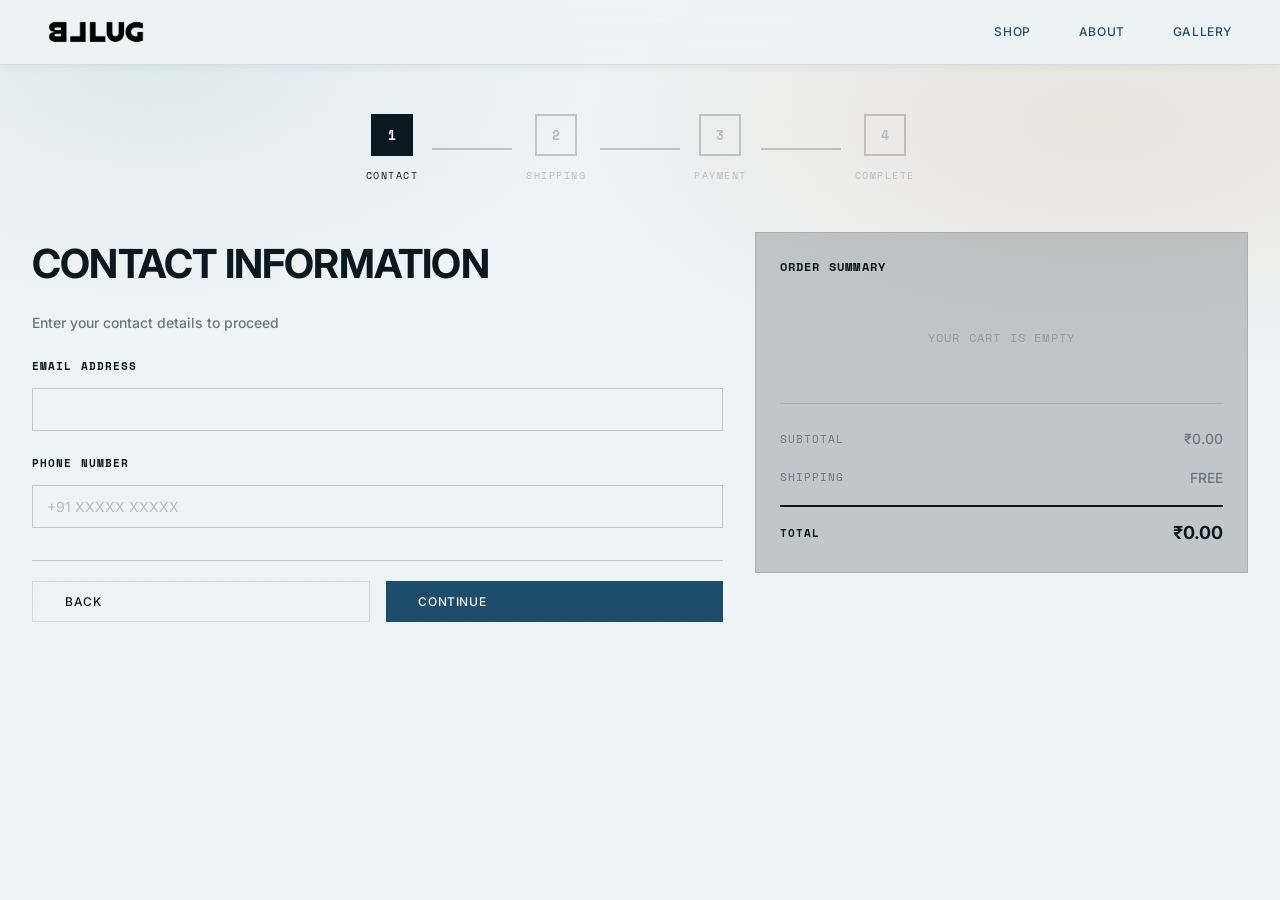
<file: checkout.html>
<!DOCTYPE html>
<html lang="en">
<head>
  <meta charset="UTF-8">
  <meta name="viewport" content="width=device-width, initial-scale=1.0">
  <title>Checkout - BLLUG</title>
  <link rel="preconnect" href="https://fonts.googleapis.com">
  <link rel="preconnect" href="https://fonts.gstatic.com" crossorigin>
  <link href="https://fonts.googleapis.com/css2?family=Playfair+Display:ital,wght@0,400;0,700;1,400&family=Inter:wght@300;400;500;600;700&family=Space+Mono:wght@400;700&display=swap" rel="stylesheet">
  <link rel="stylesheet" href="styles.css">
  <link rel="stylesheet" href="checkout-style.css">
</head>
<body>
  <!-- Navigation -->
  <nav class="navigation visible">
    <div class="nav-wrapper">
      <div class="nav-content">
        <a href="index.html" class="nav-logo">
          <img src="public/assets/bllug-logo.png" alt="BLLUG" class="logo-img" />
        </a>
        <div class="nav-desktop">
          <a href="index.html#collection" class="nav-link">SHOP</a>
          <a href="index.html#about" class="nav-link">ABOUT</a>
          <a href="index.html#gallery" class="nav-link">GALLERY</a>
        </div>
      </div>
    </div>
  </nav>

  <main class="checkout-main">
    <div class="checkout-container">
      <!-- Progress Steps -->
      <div class="progress-bar">
        <div class="progress-step active" data-step="1">
          <div class="step-circle">1</div>
          <span class="step-label">CONTACT</span>
        </div>
        <div class="progress-line"></div>
        <div class="progress-step" data-step="2">
          <div class="step-circle">2</div>
          <span class="step-label">SHIPPING</span>
        </div>
        <div class="progress-line"></div>
        <div class="progress-step" data-step="3">
          <div class="step-circle">3</div>
          <span class="step-label">PAYMENT</span>
        </div>
        <div class="progress-line"></div>
        <div class="progress-step" data-step="4">
          <div class="step-circle">4</div>
          <span class="step-label">COMPLETE</span>
        </div>
      </div>

      <div class="checkout-content">
        <!-- Left Side - Form -->
        <div class="checkout-form-section">
          <form id="checkoutForm">
            <!-- Step 1: Contact -->
            <div class="form-step active" id="step-1">
              <h1 class="checkout-title">CONTACT INFORMATION</h1>
              <p class="checkout-subtitle">Enter your contact details to proceed</p>

              <div class="form-group">
                <label class="form-label">EMAIL ADDRESS</label>
                <input type="email" id="email" class="form-input" required>
              </div>

              <div class="form-group">
                <label class="form-label">PHONE NUMBER</label>
                <input type="tel" id="phone" class="form-input" placeholder="+91 XXXXX XXXXX" required>
              </div>
            </div>

            <!-- Step 2: Shipping -->
            <div class="form-step" id="step-2">
              <h1 class="checkout-title">SHIPPING ADDRESS</h1>
              <p class="checkout-subtitle">Where should we deliver your order?</p>

              <div class="form-row">
                <div class="form-group">
                  <label class="form-label">FIRST NAME</label>
                  <input type="text" id="firstName" class="form-input" required>
                </div>
                <div class="form-group">
                  <label class="form-label">LAST NAME</label>
                  <input type="text" id="lastName" class="form-input" required>
                </div>
              </div>

              <div class="form-group">
                <label class="form-label">STREET ADDRESS</label>
                <input type="text" id="address" class="form-input" required>
              </div>

              <div class="form-row">
                <div class="form-group">
                  <label class="form-label">CITY</label>
                  <input type="text" id="city" class="form-input" required>
                </div>
                <div class="form-group">
                  <label class="form-label">STATE</label>
                  <input type="text" id="state" class="form-input" required>
                </div>
              </div>

              <div class="form-row">
                <div class="form-group">
                  <label class="form-label">POSTAL CODE</label>
                  <input type="text" id="postalCode" class="form-input" required>
                </div>
                <div class="form-group">
                  <label class="form-label">COUNTRY</label>
                  <input type="text" id="country" class="form-input" value="India" required>
                </div>
              </div>
            </div>

            <!-- Step 3: Payment -->
            <div class="form-step" id="step-3">
              <h1 class="checkout-title">PAYMENT METHOD</h1>
              <p class="checkout-subtitle">Review your order and complete payment</p>

              <div class="payment-notice">
                <p>A secure payment link will be sent to your email address.</p>
                <p>Complete your purchase by following the instructions in the email.</p>
              </div>
            </div>

            <!-- Step 4: Complete -->
            <div class="form-step" id="step-4">
              <div class="success-container">
                <div class="success-icon">
                  <svg width="64" height="64" viewBox="0 0 24 24" fill="none" stroke="currentColor" stroke-width="2">
                    <path d="M22 11.08V12a10 10 0 1 1-5.93-9.14"></path>
                    <polyline points="22 4 12 14.01 9 11.01"></polyline>
                  </svg>
                </div>
                <h1 class="checkout-title">ORDER CONFIRMED</h1>
                <p class="success-message">Thank you for your purchase. A payment link has been sent to <strong id="confirmEmail"></strong></p>
                <p class="success-submessage">Please check your email and complete the payment to process your order.</p>
                <button type="button" class="btn btn-primary" onclick="window.location.href='index.html'">RETURN TO SHOP</button>
              </div>
            </div>

            <!-- Navigation Buttons -->
            <div class="form-navigation" id="formNav">
              <button type="button" class="btn btn-secondary" id="prevBtn" onclick="previousStep()">BACK</button>
              <button type="button" class="btn btn-primary" id="nextBtn" onclick="nextStep()">CONTINUE</button>
            </div>
          </form>
        </div>

        <!-- Right Side - Order Summary -->
        <div class="checkout-summary-section">
          <div class="order-summary">
            <h2 class="summary-title">ORDER SUMMARY</h2>
            
            <div class="summary-items" id="summaryItems">
              <!-- Items will be inserted here -->
            </div>

            <div class="summary-divider"></div>

            <div class="summary-totals">
              <div class="summary-row">
                <span>SUBTOTAL</span>
                <span id="summarySubtotal">₹0.00</span>
              </div>
              <div class="summary-row">
                <span>SHIPPING</span>
                <span>FREE</span>
              </div>
              <div class="summary-row summary-total">
                <span>TOTAL</span>
                <span id="summaryTotal">₹0.00</span>
              </div>
            </div>
          </div>
        </div>
      </div>
    </div>
  </main>

  <script src="checkout-script.js"></script>
</body>
</html>
</file>
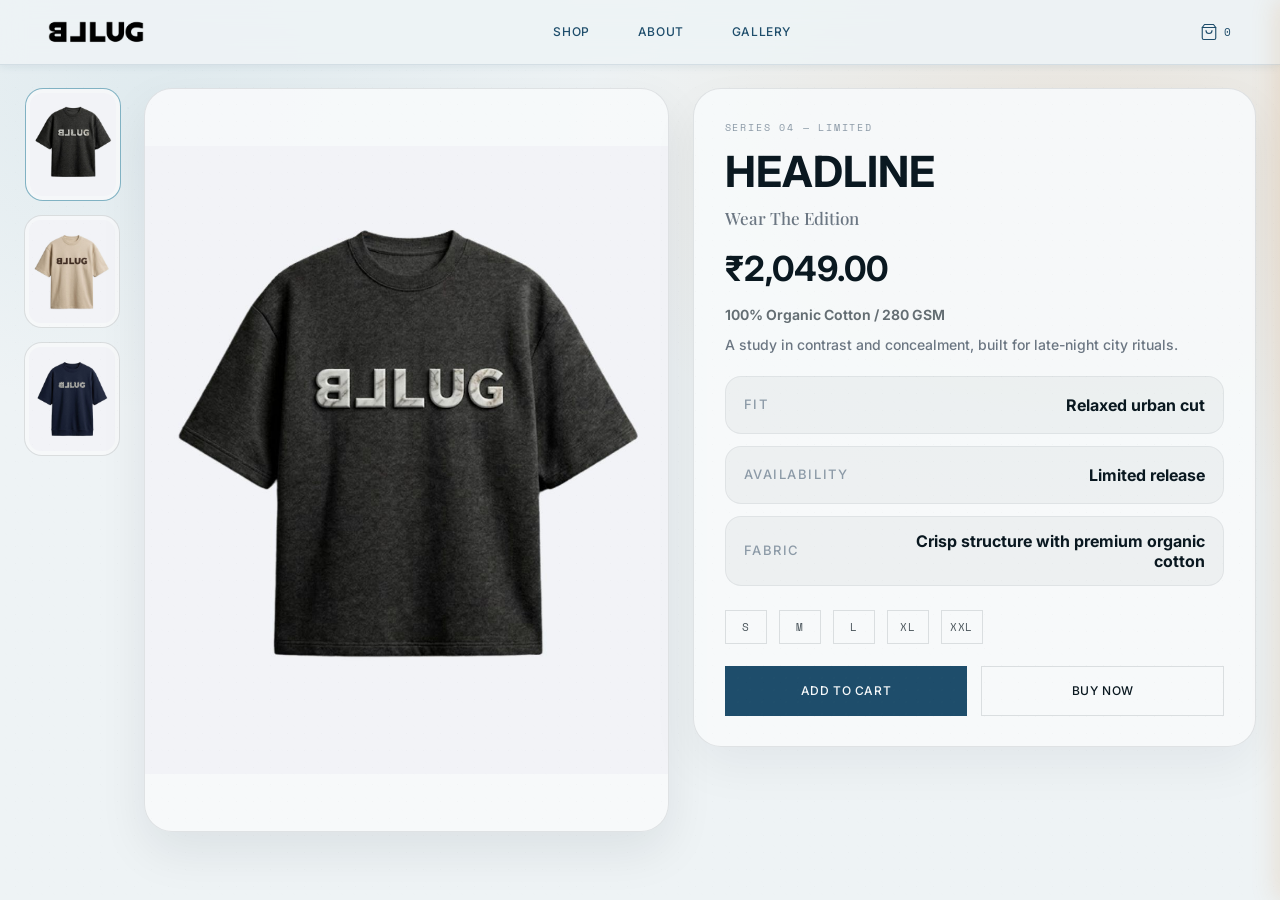
<file: product.html>
<!DOCTYPE html>
<html lang="en">
<head>
  <meta charset="UTF-8" />
  <meta name="viewport" content="width=device-width, initial-scale=1.0" />
  <title>Product View | BLLUG</title>
  <link rel="preconnect" href="https://fonts.googleapis.com">
  <link rel="preconnect" href="https://fonts.gstatic.com" crossorigin>
  <link href="https://fonts.googleapis.com/css2?family=Playfair+Display:ital,wght@0,400;0,700;1,400&family=Inter:wght@300;400;500;600;700&family=Space+Mono:wght@400;700&display=swap" rel="stylesheet">
  <link rel="stylesheet" href="styles.css">
</head>
<body class="product-page">
  <nav id="navigation" class="navigation visible">
    <div class="nav-wrapper">
      <div class="nav-content">
        <a href="index.html#about" class="nav-logo">
          <img src="public/assets/bllug-logo.png" alt="BLLUG" class="logo-img" />
        </a>
        <div class="nav-desktop">
          <a href="index.html#launch" class="nav-link">SHOP</a>
          <a href="index.html#about" class="nav-link">ABOUT</a>
          <a href="index.html#gallery" class="nav-link">GALLERY</a>
        </div>
        <div class="nav-right">
          <button class="nav-cart" type="button" aria-label="Cart">
            <svg class="cart-icon" width="18" height="18" viewBox="0 0 24 24" fill="none" stroke="currentColor" stroke-width="1.5" stroke-linecap="round" stroke-linejoin="round">
              <path d="M6 2L3 6v14a2 2 0 0 0 2 2h14a2 2 0 0 0 2-2V6l-3-4z"></path>
              <line x1="3" y1="6" x2="21" y2="6"></line>
              <path d="M16 10a4 4 0 0 1-8 0"></path>
            </svg>
            <span class="cart-count">0</span>
          </button>
          <button id="menu-toggle" class="menu-toggle" type="button" aria-label="Toggle menu" aria-expanded="false">
            <span class="hamburger-line line1"></span>
            <span class="hamburger-line line2"></span>
          </button>
        </div>
      </div>
    </div>
    <div id="mobile-menu" class="mobile-menu">
      <div class="mobile-menu-content">
        <a href="index.html#launch" class="mobile-nav-link">SHOP</a>
        <a href="index.html#about" class="mobile-nav-link">ABOUT</a>
        <a href="index.html#gallery" class="mobile-nav-link">GALLERY</a>
      </div>
    </div>
  </nav>

  <main class="product-view-main">
    <div class="product-view-grid">
      <aside class="product-thumbs" aria-label="Product thumbnails" id="productThumbList"></aside>

      <section class="product-gallery">
        <div class="product-gallery-card">
          <img id="productHeroImage" src="" alt="Product preview" class="product-gallery-image" />
        </div>
      </section>

      <aside class="product-info">
        <div class="product-info-card">
          <p class="product-meta-label" id="productSeriesLabel"></p>
          <h1 class="product-name" id="productName"></h1>
          <p class="product-subtitle" id="productSubtitle"></p>
          <p class="product-price" id="productPrice"></p>
          <p class="product-material" id="productMaterial"></p>
          <p class="product-description" id="productNote"></p>

          <div class="product-meta-list">
            <div class="product-meta-item">
              <span>Fit</span>
              <strong>Relaxed urban cut</strong>
            </div>
            <div class="product-meta-item">
              <span>Availability</span>
              <strong>Limited release</strong>
            </div>
            <div class="product-meta-item">
              <span>Fabric</span>
              <strong id="productFabric"></strong>
            </div>
          </div>

          <div class="product-sizes launch-sizes" aria-label="Available sizes">
            <button type="button" class="size-option" data-size="S" aria-pressed="false">S</button>
            <button type="button" class="size-option" data-size="M" aria-pressed="false">M</button>
            <button type="button" class="size-option" data-size="L" aria-pressed="false">L</button>
            <button type="button" class="size-option" data-size="XL" aria-pressed="false">XL</button>
            <button type="button" class="size-option" data-size="XXL" aria-pressed="false">XXL</button>
          </div>

          <div class="product-actions-panel">
            <button type="button" class="btn btn-primary btn-large" id="productAddToCart">ADD TO CART</button>
            <button type="button" class="btn btn-secondary btn-large" id="productBuyNow">BUY NOW</button>
          </div>
        </div>
      </aside>
    </div>
  </main>

  <div id="cart-sidebar" class="cart-sidebar">
    <div class="cart-overlay"></div>
    <div class="cart-panel">
      <div class="cart-header">
        <h2 class="cart-title">YOUR CART</h2>
        <button class="cart-close" id="cart-close" type="button" aria-label="Close cart">
          <svg width="20" height="20" viewBox="0 0 24 24" fill="none" stroke="currentColor" stroke-width="2">
            <line x1="18" y1="6" x2="6" y2="18"></line>
            <line x1="6" y1="6" x2="18" y2="18"></line>
          </svg>
        </button>
      </div>

      <div class="cart-empty" id="cart-empty">
        <p class="cart-empty-text">YOUR CART IS EMPTY</p>
        <p class="cart-empty-subtext">Add items to get started</p>
      </div>

      <div class="cart-items" id="cart-items"></div>

      <div class="cart-footer" id="cart-footer">
        <div class="cart-subtotal">
          <span class="cart-subtotal-label">SUBTOTAL</span>
          <span class="cart-subtotal-amount" id="cart-subtotal">₹0</span>
        </div>
        <button class="cart-checkout-btn" id="cartCheckout" type="button">PROCEED TO CHECKOUT</button>
        <p class="cart-footer-note">Shipping and taxes calculated at checkout</p>
      </div>
    </div>
  </div>

  <script src="product-page.js"></script>
</body>
</html>
</file>
<file: styles.css>
:root {
  /* Headline Series identity palette */
  --mist: #EEF3F5; /* Morning Mist */
  --mist-rgb: 238,243,245;
  --steel: #1E4D6B; /* Deep Steel */
  --steel-rgb: 30,77,107;
  --lake: #7BAEC0; /* Lake Blue */
  --lake-rgb: 123,174,192;
  --beak: #C87828; /* Amber Beak */
  --beak-rgb: 200,120,40;
  --water: #0A1820; /* Deep Water */
  --water-rgb: 10,24,32;
  --cloud: #F7F9FA; /* bright surface */
  --cloud-rgb: 247,249,250;
  --grey-600: #6B7682;
  --grey-500: #8C9AA7;
  --grey-400: #B2BDC8;
  --gray-600: var(--grey-600);
  --gray-500: var(--grey-500);
  --gray-400: var(--grey-400);

  --charcoal: var(--water);
  --charcoal-rgb: var(--water-rgb);
  --beige: var(--lake);
  --beige-rgb: var(--lake-rgb);
  --brown: var(--beak);
  --brown-rgb: var(--beak-rgb);
  --off-white: var(--cloud);
  --off-white-rgb: var(--cloud-rgb);

  --bg: var(--mist);
  --fg: var(--water);
  --card-bg: rgba(var(--cloud-rgb), 0.88);
  --card-fg: var(--water);
  --primary: var(--steel);
  --primary-hover: rgba(var(--steel-rgb), 0.92);
  --primary-fg: var(--cloud);
  --secondary: var(--lake);
  --secondary-fg: var(--water);
  --muted: rgba(var(--water-rgb), 0.08);
  --muted-fg: rgba(var(--water-rgb), 0.72);
  --accent: rgba(var(--beak-rgb), 0.12);
  --accent-fg: var(--water);
  --border: rgba(var(--water-rgb), 0.12);
  --subtlegray: rgba(var(--water-rgb), 0.20);

  --palette-ink: var(--water);
  --palette-obsidian: var(--steel);
  --palette-taupe: #AAC3CF;
  --palette-mist: #E8EEF2;
  --palette-silver: #CEDBE3;
  --palette-ivory: var(--cloud);

  --hummingbird-bg: #F5F0E5;
  --hummingbird-primary: #005C4E;
  --hummingbird-secondary: #C8920A;
  --hummingbird-highlight: #E84030;
  --hummingbird-text: #1A1208;

  --tiger-bg: #FAF6EE;
  --tiger-primary: #D44A10;
  --tiger-secondary: #D4960C;
  --tiger-accent: #1A3A2A;
  --tiger-text: #100C06;

  --spider-bg: #F0EBE0;
  --spider-primary: #3D2E14;
  --spider-secondary: #8B6A3A;
  --spider-accent: #D4A820;
  --spider-text: #2C1A08;

  /* textures and grain tuned for airy, light surfaces */
  --grain-texture:
    radial-gradient(circle at 10% 12%, rgba(var(--steel-rgb),0.04) 0 0.6px, transparent 0.9px),
    radial-gradient(circle at 72% 30%, rgba(var(--lake-rgb),0.06) 0 0.8px, transparent 1px);

  --premium-bg:
    radial-gradient(ellipse at 12% 10%, rgba(var(--lake-rgb),0.12), transparent 28%),
    radial-gradient(ellipse at 86% 18%, rgba(var(--beak-rgb),0.12), transparent 34%),
    var(--grain-texture),
    linear-gradient(160deg, rgba(var(--mist-rgb),1) 0%, rgba(var(--mist-rgb),1) 100%);

  --font-sans: 'Inter', sans-serif;
  --font-serif: 'Playfair Display', serif;
  --font-mono: 'Space Mono', monospace;
  --spacing-xs: 6px;
  --spacing-sm: 8px;
  --spacing-md: 12px;
  --spacing-lg: 16px;
  --spacing-xl: 24px;
  --spacing-2xl: 32px;
  --spacing-3xl: 40px;
  --radius: 8px;
  --transition-fast: 0.28s ease;
  --transition-normal: 0.45s ease;
  --transition-slow: 0.8s ease;
}

* {
  margin: 0;
  padding: 0;
  box-sizing: border-box;
}

html {
  scroll-behavior: smooth;
  overflow-y: auto;
}

body {
  background-color: var(--bg);
  background-image: var(--premium-bg);
  background-attachment: fixed;
  background-repeat: no-repeat;
  color: var(--fg);
  font-family: var(--font-sans);
  font-weight: 500;
  -webkit-font-smoothing: antialiased;
  -moz-osx-font-smoothing: grayscale;
  overflow-x: hidden;
  overflow-y: auto;
  line-height: 1.6;
}

body::before {
  content: '';
  position: fixed;
  inset: 0;
  z-index: 0;
  pointer-events: none;
  background-image:
    radial-gradient(circle, rgba(var(--cloud-rgb), 0.03) 0 0.65px, transparent 0.85px),
    radial-gradient(circle, rgba(var(--water-rgb), 0.03) 0 0.75px, transparent 1px);
  background-position: 0 0, 7px 11px;
  background-size: 12px 12px, 17px 17px;
  opacity: 0.55;
}

#root {
  position: relative;
  z-index: 1;
}

img {
  display: block;
  max-width: 100%;
  height: auto;
}

a {
  text-decoration: none;
  color: inherit;
}

button {
  border: none;
  background: none;
  cursor: pointer;
  font-family: inherit;
}

h1, h2, h3, h4, h5, h6 {
  font-family: var(--font-sans);
  font-weight: 700;
}

.font-serif {
  font-family: var(--font-serif);
}

.font-mono {
  font-family: var(--font-mono);
}

.tunnel-container {
  position: fixed;
  top: 0;
  left: 0;
  width: 100%;
  height: 100%;
  z-index: 100;
  overflow: hidden;
  background: var(--charcoal);
  transition: opacity 0.75s ease-out, visibility 0.75s ease-out;
}

.tunnel-background {
  position: absolute;
  inset: 0;
  z-index: 2;
  width: 100%;
  height: 100%;
  max-width: none;
  object-fit: cover;
  object-position: center center;
}

.tunnel-container canvas {
  position: absolute;
  inset: 0;
  z-index: 1;
  width: 100%;
  height: 100%;
  display: block;
}

.tunnel-text {
  position: absolute;
  top: 50%;
  left: 50%;
  transform: translate(-50%, -50%);
  z-index: 10;
  text-align: center;
  pointer-events: none;
  opacity: 0.7;
}

.intro-active {
  overflow: hidden;
}

.tunnel-label {
  font-family: var(--font-serif);
  color: rgba(var(--off-white-rgb), 0.95);
  font-size: 14px;
  letter-spacing: 0.15em;
  text-transform: uppercase;
}

.tunnel-hint {
  margin-top: 12px;
  font-family: var(--font-mono);
  color: rgba(var(--off-white-rgb), 0.68);
  font-size: 10px;
  letter-spacing: 0.12em;
  text-transform: uppercase;
}

.tunnel-container.hidden {
  visibility: hidden;
  pointer-events: none;
  opacity: 0;
}

.navigation {
  position: fixed;
  top: 0;
  left: 0;
  width: 100%;
  z-index: 1000;                                          /* way above everything */
  transition: all 0.7s ease;
  background-color: rgba(238, 243, 245, 0.95);           /* Headline Mist light */
  backdrop-filter: blur(12px) saturate(1.2);
  -webkit-backdrop-filter: blur(12px) saturate(1.2);
  border-bottom: 1px solid rgba(30, 77, 107, 0.12);      /* Headline Steel subtle */
  box-shadow: 0 2px 8px rgba(30, 77, 107, 0.08);
}

.navigation.scrolled {
  background-color: rgba(238, 243, 245, 0.98);
  backdrop-filter: blur(16px) saturate(1.3);
  -webkit-backdrop-filter: blur(16px) saturate(1.3);
  border-bottom: 1px solid rgba(30, 77, 107, 0.15);
}

.navigation.hidden {
  opacity: 0;
  transform: translateY(-16px);
  pointer-events: none;
}

.navigation.visible {
  opacity: 1;
  transform: translateY(0);
}

.nav-wrapper {
  position: relative;
  z-index: 1;
  width: 100%;
  padding: 0 24px;
}

@media (min-width: 1024px) {
  .nav-wrapper {
    padding: 0 48px;
  }
}

.nav-content {
  display: flex;
  align-items: center;
  justify-content: space-between;
  height: 64px;
}

.nav-logo {
  display: flex;
  align-items: center;
}

.logo-img {
  height: 24px;
  width: auto;
  object-fit: contain;
}

.nav-desktop {
  display: none;
  align-items: center;
  gap: 48px;
}

@media (min-width: 768px) {
  .nav-desktop {
    display: flex;
  }
}

.nav-link {
  font-size: 12px;
  font-weight: 500;
  text-transform: uppercase;
  letter-spacing: 0.05em;
  color: #1E4D6B;                                         /* Headline Steel */
  transition: color var(--transition-normal);
}

.nav-link:hover {
  color: #7BAEC0;                                         /* Headline Lake */
}

.nav-right {
  display: flex;
  align-items: center;
  gap: 24px;
}

.nav-cart {
  display: flex;
  align-items: center;
  gap: 6px;
  font-size: 12px;
  font-weight: 500;
  text-transform: uppercase;
  letter-spacing: 0.05em;
  color: #1E4D6B;                                         /* Headline Steel */
  transition: color var(--transition-normal);
  position: relative;
}

.nav-cart:hover {
  color: #7BAEC0;                                         /* Headline Lake */
}

.cart-icon {
  width: 18px;
  height: 18px;
  stroke: currentColor;
}

.cart-count {
  font-family: var(--font-mono);
  font-size: 11px;
  font-weight: 500;
}

.nav-cart.has-items .cart-count {
  background-color: #C87828;                              /* Headline Amber */
  color: #EEF3F5;                                         /* Headline Mist */
  border-radius: 50%;
  min-width: 16px;
  height: 16px;
  display: flex;
  align-items: center;
  justify-content: center;
  font-size: 9px;
  padding: 0 4px;
}

.menu-toggle {
  display: flex;
  flex-direction: column;
  gap: 4px;
  width: auto;
  cursor: pointer;
}

@media (min-width: 768px) {
  .menu-toggle {
    display: none;
  }
}

.hamburger-line {
  display: block;
  width: 20px;
  height: 1px;
  background-color: var(--fg);
  transition: all 0.3s ease;
}

.hamburger-line.line1.open {
  transform: rotate(45deg) translateY(8px);
}

.hamburger-line.line2.open {
  transform: rotate(-45deg) translateY(-8px);
}

.mobile-menu {
  display: none;
  position: absolute;
  top: 64px;
  left: 0;
  width: 100%;
  background-color: var(--bg);
  border-bottom: 1px solid var(--subtlegray);
  transition: all 0.5s ease;
  opacity: 0;
  transform: translateY(-16px);
  pointer-events: none;
}

.mobile-menu.open {
  display: block;
  opacity: 1;
  transform: translateY(0);
  pointer-events: auto;
}

@media (min-width: 768px) {
  .mobile-menu {
    display: none !important;
  }
}

.mobile-menu-content {
  display: flex;
  flex-direction: column;
  align-items: center;
  padding: 32px 0;
  gap: 24px;
}

.mobile-nav-link {
  font-size: 12px;
  font-weight: 500;
  text-transform: uppercase;
  letter-spacing: 0.05em;
  color: #1E4D6B;                                         /* Headline Steel */
  transition: color var(--transition-normal);
}

.mobile-nav-link:hover {
  color: #7BAEC0;                                         /* Headline Lake */
}

.main-content {
  position: relative;
  z-index: 1;
  transition: opacity 1s ease;
  opacity: 1;
  padding-top: 64px;
}

.main-content.visible {
  opacity: 1;
}

.intro-active .main-content,
.intro-active .main-content.visible {
  opacity: 0;
  visibility: hidden;
  pointer-events: none;
}

.section-divider {
  width: 100%;
  height: 1px;
  background: linear-gradient(90deg, transparent, rgba(var(--off-white-rgb), 0.03), transparent);
}

.hero-section {
  position: relative;
  width: 100%;
  min-height: calc(100vh - 64px);
  background: #071016;
  overflow: hidden;
  isolation: isolate;
  color: var(--off-white);
}

.hero-wrapper {
  position: relative;
  z-index: 2;
  width: 100%;
  max-width: none;
  margin: 0 auto;
  min-height: calc(100vh - 64px);
  padding: 72px 24px 56px;
  display: flex;
  align-items: center;
}

@media (min-width: 1024px) {
  .hero-wrapper {
    padding: 84px 4vw 64px;
  }
}

.hero-grid {
  width: min(760px, 100%);
  display: grid;
  gap: 0;
}

.hero-text {
  position: relative;
  max-width: 680px;
}

.hero-subtitle {
  position: relative;
  display: inline-flex;
  align-items: center;
  gap: 18px;
  font-family: var(--font-mono);
  font-size: 12px;
  text-transform: uppercase;
  letter-spacing: 0.22em;
  color: rgba(var(--off-white-rgb), 0.66);
  margin-bottom: 28px;
}

.hero-subtitle::after {
  content: '';
  width: 64px;
  height: 1px;
  background: rgba(var(--off-white-rgb), 0.58);
}

.hero-title {
  font-size: clamp(4rem, 10.5vw, 9.2rem);
  font-weight: 800;
  line-height: 0.88;
  letter-spacing: 0;
  text-transform: uppercase;
  color: #f5f1ea;
  text-shadow: 0 12px 34px rgba(0, 0, 0, 0.36);
  margin-bottom: 22px;
}

.hero-title-serif {
  font-family: var(--font-serif);
  font-style: italic;
  font-weight: 400;
  font-size: 0.42em;
  line-height: 1;
  text-transform: none;
  color: #f7efe3;
  display: block;
  margin-top: 4px;
  transform: rotate(-5deg);
  transform-origin: left center;
  text-shadow: 0 10px 28px rgba(0, 0, 0, 0.42);
}

.hero-description {
  font-size: 15px;
  color: rgba(var(--off-white-rgb), 0.74);
  line-height: 1.6;
  max-width: 470px;
  margin-bottom: 28px;
}

.hero-cta {
  display: flex;
  align-items: center;
  gap: 18px;
  flex-wrap: wrap;
}

.hero-cta .btn {
  min-width: 210px;
  justify-content: center;
  border-color: rgba(var(--off-white-rgb), 0.28);
}

.hero-cta .btn-primary {
  background: #e6d2b6;
  color: #10171b;
}

.hero-cta .btn-primary:hover {
  background: #f0dfc8;
}

.hero-cta .btn-secondary {
  color: var(--off-white);
  border-color: rgba(var(--off-white-rgb), 0.34);
  background: rgba(0, 0, 0, 0.12);
}

.hero-cta .btn-secondary:hover {
  background: rgba(var(--off-white-rgb), 0.08);
}

.hero-bg-image {
  position: absolute;
  inset: 0;
  width: 100%;
  height: 100%;
  object-fit: cover;
  object-position: 68% 12%;
  z-index: 0;
}

.hero-bg-wash {
  position: absolute;
  inset: 0;
  z-index: 1;
  background:
    radial-gradient(ellipse at 54% 46%, rgba(var(--off-white-rgb), 0.08) 0%, transparent 21%),
    linear-gradient(90deg, rgba(4, 12, 17, 0.98) 0%, rgba(4, 12, 17, 0.92) 28%, rgba(4, 12, 17, 0.40) 58%, rgba(4, 12, 17, 0.12) 100%),
    linear-gradient(180deg, rgba(4, 12, 17, 0.20) 0%, rgba(4, 12, 17, 0.64) 100%);
  pointer-events: none;
}

@media (max-width: 900px) {
  .hero-section {
    min-height: auto;
  }

  .hero-wrapper {
    align-items: flex-end;
    min-height: 86vh;
    padding: 92px 24px 48px;
  }

  .hero-grid,
  .hero-text {
    width: 100%;
    max-width: 560px;
  }

  .hero-bg-image {
    object-position: 58% 12%;
  }

  .hero-bg-wash {
    background:
      linear-gradient(90deg, rgba(4, 12, 17, 0.94) 0%, rgba(4, 12, 17, 0.66) 55%, rgba(4, 12, 17, 0.24) 100%),
      linear-gradient(180deg, rgba(4, 12, 17, 0.16) 0%, rgba(4, 12, 17, 0.78) 100%);
  }

  .hero-title {
    font-size: clamp(3.25rem, 11.5vw, 5.4rem);
    max-width: 8.5ch;
    overflow-wrap: normal;
  }

  .hero-description {
    max-width: 420px;
    font-size: 14px;
  }
}

@media (max-width: 560px) {
  .hero-wrapper {
    min-height: 86vh;
    padding: 92px 16px 36px;
  }

  .hero-bg-image {
    object-position: 58% 12%;
  }

  .hero-bg-wash {
    background:
      linear-gradient(180deg, rgba(4, 12, 17, 0.24) 0%, rgba(4, 12, 17, 0.72) 46%, rgba(4, 12, 17, 0.92) 100%),
      linear-gradient(90deg, rgba(4, 12, 17, 0.70) 0%, rgba(4, 12, 17, 0.32) 100%);
  }

  .hero-subtitle {
    font-size: 10px;
    gap: 12px;
    letter-spacing: 0.16em;
    margin-bottom: 18px;
  }

  .hero-subtitle::after {
    width: 34px;
  }

  .hero-title {
    font-size: clamp(2.85rem, 15vw, 4.15rem);
    max-width: 7.6ch;
    margin-bottom: 16px;
  }

  .hero-title-serif {
    font-size: 0.44em;
    max-width: 100%;
  }

  .hero-description {
    font-size: 13px;
    line-height: 1.5;
    max-width: min(100%, 340px);
    margin-bottom: 22px;
  }

  .hero-cta {
    gap: 12px;
  }

  .hero-cta .btn {
    width: 100%;
    min-width: 0;
  }

}

@media (max-width: 380px) {
  .hero-wrapper {
    padding-inline: 14px;
  }

  .hero-subtitle {
    font-size: 9px;
    gap: 10px;
  }

  .hero-subtitle::after {
    width: 26px;
  }

  .hero-title {
    font-size: clamp(2.55rem, 14vw, 3.25rem);
  }

  .hero-description {
    font-size: 12px;
  }
}

.launch-section {
  position: relative;
  width: 100%;
  isolation: isolate; 
  overflow: hidden;
  background:
    radial-gradient(ellipse at 78% 14%, rgba(var(--lake-rgb), 0.12), transparent 32%),
    radial-gradient(ellipse at 14% 78%, rgba(var(--steel-rgb), 0.08), transparent 36%),
    var(--grain-texture),
    linear-gradient(160deg, rgba(var(--mist-rgb),1) 0%, rgba(var(--mist-rgb),1) 100%);
  padding: 80px 0 100px;
  color: var(--fg);
}

.launch-section.theme-hummingbird {
  position: relative;
  background:
    radial-gradient(ellipse at 82% 18%, rgba(245,240,229,0.96), transparent 32%),
    radial-gradient(ellipse at 18% 66%, rgba(0,92,78,0.14), transparent 36%),
    radial-gradient(ellipse at 48% 108%, rgba(200,146,10,0.10), transparent 44%),
    var(--grain-texture),
    linear-gradient(160deg, rgba(245,240,229,1) 0%, rgba(245,240,229,1) 100%);
  color: var(--hummingbird-text);
}

/* ── Tiger Series — Cinematic, Powerful, Naturally Luxurious ── */

/* Tiger palette tokens (scoped, no global bleed) */
.launch-section.theme-tiger {
  --tiger-linen:        #FAF6EE;
  --tiger-flame:        #D44A10;
  --tiger-flame-rgb:    212, 74, 16;
  --tiger-gold:         #D4960C;
  --tiger-gold-rgb:     212, 150, 12;
  --tiger-forest:       #1A3A2A;
  --tiger-forest-rgb:   26, 58, 42;
  --tiger-charcoal:     #100C06;
  --tiger-charcoal-rgb: 16, 12, 6;

  background:
    radial-gradient(ellipse at 6% 0%,   rgba(26,58,42,0.18)  0%, transparent 38%),
    radial-gradient(ellipse at 94% 8%,  rgba(212,74,16,0.13) 0%, transparent 34%),
    radial-gradient(ellipse at 18% 92%, rgba(212,150,12,0.10) 0%, transparent 40%),
    radial-gradient(ellipse at 82% 82%, rgba(26,58,42,0.12)  0%, transparent 36%),
    var(--grain-texture),
    linear-gradient(160deg, rgba(250,246,238,1) 0%, rgba(250,246,238,1) 100%);

  color: var(--tiger-charcoal);
  position: relative;
}



.launch-section.theme-tiger .launch-wrapper {
  position: relative;
  z-index: 1;
}

/* Section index number */
.launch-section.theme-tiger .launch-section-index {
  color: rgba(212, 74, 16, 0.09);
}

/* Subtitle — Forest Night ink */
.launch-section.theme-tiger .launch-subtitle {
  color: var(--tiger-forest);
  font-weight: 600;
  letter-spacing: 0.22em;
}

/* Title — deep Charcoal with flame accent on the series numeral */
.launch-section.theme-tiger .launch-title {
  color: var(--tiger-charcoal);
}

/* Serif subtitle line — Tiger Flame, warm italic */
.launch-section.theme-tiger .launch-title-serif {
  color: var(--tiger-flame);
  opacity: 1;
  text-shadow: 0 2px 24px rgba(212, 74, 16, 0.18);
}

/* Description body copy */
.launch-section.theme-tiger .launch-description {
  color: rgba(16, 12, 6, 0.78);
  line-height: 1.8;
}

/* ── Metric Cards — Forest Night surface with flame accent bar ── */
.launch-section.theme-tiger .metric-card {
  background: linear-gradient(
    135deg,
    rgba(26, 58, 42, 0.07) 0%,
    rgba(212, 74, 16, 0.05) 100%
  );
  border: 1.5px solid rgba(212, 74, 16, 0.18);
  border-radius: 14px;
  padding: 16px 13px;
  position: relative;
  overflow: hidden;
  transition: transform 0.3s ease, box-shadow 0.3s ease, border-color 0.3s ease;
}

/* Flame accent line at top of each card */
.launch-section.theme-tiger .metric-card::before {
  content: '';
  position: absolute;
  top: 0;
  left: 0;
  right: 0;
  height: 2px;
  background: linear-gradient(90deg, transparent 0%, var(--tiger-flame) 50%, transparent 100%);
}

.launch-section.theme-tiger .metric-card:hover {
  transform: translateY(-4px);
  border-color: rgba(212, 74, 16, 0.38);
  box-shadow: 0 14px 32px rgba(212, 74, 16, 0.14);
}

.launch-section.theme-tiger .metric-value {
  color: var(--tiger-flame);
  font-size: 24px;
  font-weight: 700;
  letter-spacing: -0.02em;
}

.launch-section.theme-tiger .metric-label {
  color: var(--tiger-forest);
  opacity: 0.9;
  font-size: 10px;
  letter-spacing: 0.14em;
}

/* ── Size Options ── */
.launch-section.theme-tiger .size-option {
  border: 1.5px solid rgba(26, 58, 42, 0.22);
  color: rgba(16, 12, 6, 0.56);
  background: rgba(250, 246, 238, 0.6);
  transition: all 0.25s ease;
  font-weight: 500;
}

.launch-section.theme-tiger .size-option:hover {
  border-color: var(--tiger-gold);
  color: var(--tiger-gold);
  background: rgba(212, 150, 12, 0.09);
}

.launch-section.theme-tiger .size-option.active {
  background: linear-gradient(135deg, var(--tiger-flame) 0%, rgba(212, 74, 16, 0.82) 100%);
  color: #FAF6EE;
  border-color: var(--tiger-flame);
  font-weight: 600;
  box-shadow: 0 6px 18px rgba(212, 74, 16, 0.28);
}

/* ── Price ── */
.launch-section.theme-tiger .launch-price {
  color: var(--tiger-charcoal);
  font-size: 20px;
  font-weight: 700;
  letter-spacing: -0.01em;
}

/* ── Primary Button — Tiger Flame ── */
.launch-section.theme-tiger .btn-primary {
  background: linear-gradient(135deg, var(--tiger-flame) 0%, #b83a08 100%);
  color: #FAF6EE;
  border: none;
  box-shadow: 0 6px 20px rgba(212, 74, 16, 0.28);
  transition: all 0.28s ease;
}

.launch-section.theme-tiger .btn-primary:hover {
  background: linear-gradient(135deg, #c04010 0%, var(--tiger-flame) 100%);
  transform: translateY(-2px);
  box-shadow: 0 10px 28px rgba(212, 74, 16, 0.38);
}

/* ── Secondary Button — Forest Night outline ── */
.launch-section.theme-tiger .btn-secondary {
  background: transparent;
  color: var(--tiger-forest);
  border: 1.5px solid rgba(26, 58, 42, 0.32);
  transition: all 0.28s ease;
}

.launch-section.theme-tiger .btn-secondary:hover {
  background: rgba(26, 58, 42, 0.07);
  border-color: var(--tiger-gold);
  color: var(--tiger-gold);
}

/* ── Visual Card — Linen White with editorial depth ── */
.launch-section.theme-tiger .launch-visual-card {
  background: linear-gradient(
    160deg,
    rgba(250, 246, 238, 0.95) 0%,
    rgba(230, 220, 200, 0.80) 100%
  );
  border: 1px solid rgba(212, 74, 16, 0.12);
  border-radius: 24px;
  box-shadow:
    0 2px 0 rgba(212, 150, 12, 0.12) inset,
    0 28px 60px rgba(16, 12, 6, 0.18),
    0 4px 12px rgba(212, 74, 16, 0.08);
  backdrop-filter: blur(4px);
  overflow: hidden;
  position: relative;
}

/* Amber Gold shimmer on hover */
.launch-section.theme-tiger .launch-visual-frame:hover .launch-visual-card {
  border-color: rgba(212, 150, 12, 0.28);
  box-shadow:
    0 2px 0 rgba(212, 150, 12, 0.20) inset,
    0 36px 72px rgba(16, 12, 6, 0.22),
    0 6px 18px rgba(212, 74, 16, 0.14);
}

/* Image treatment: warm contrast boost for editorial feel */
.launch-section.theme-tiger .launch-visual-image {
  filter: saturate(1.12) contrast(1.06) brightness(0.97);
  transition: filter 0.45s ease;
}

.launch-section.theme-tiger .launch-visual-frame:hover .launch-visual-image {
  filter: saturate(1.18) contrast(1.08) brightness(1.00);
}

/* Copy body top border — Flame accent */
.launch-section.theme-tiger .launch-copy-body {
  border-top: 2px solid rgba(212, 74, 16, 0.18);
  padding-top: 28px;
}

/* ── Spider Series — Organic Editorial, Earthy Luxury, Natural Sophistication ── */

/* Spider palette tokens */
.launch-section.theme-spider {
  --spider-pale-feather:    #F0EBE0;
  --spider-dark-bark:       #3D2E14;
  --spider-dark-bark-rgb:   61, 46, 20;
  --spider-tawny-brown:     #8B6A3A;
  --spider-tawny-brown-rgb: 139, 106, 58;
  --spider-golden-eye:      #D4A820;
  --spider-golden-eye-rgb:  212, 168, 32;
  --spider-night-wood:      #2C1A08;
  --spider-night-wood-rgb:  44, 26, 8;

  background:
    radial-gradient(ellipse at 8%  4%,  rgba(61, 46, 20, 0.16)  0%, transparent 38%),
    radial-gradient(ellipse at 92% 10%, rgba(212, 168, 32, 0.11) 0%, transparent 34%),
    radial-gradient(ellipse at 18% 90%, rgba(139, 106, 58, 0.13) 0%, transparent 40%),
    radial-gradient(ellipse at 84% 80%, rgba(61, 46, 20, 0.10)  0%, transparent 36%),
    var(--grain-texture),
    linear-gradient(160deg, rgba(240, 235, 224, 1) 0%, rgba(240, 235, 224, 1) 100%);

  color: var(--spider-night-wood);
  position: relative;
}



.launch-section.theme-spider .launch-wrapper {
  position: relative;
  z-index: 1;
}

/* Section index number */
.launch-section.theme-spider .launch-section-index {
  color: rgba(61, 46, 20, 0.07);
}

/* Subtitle — Golden Eye accent */
.launch-section.theme-spider .launch-subtitle {
  color: var(--spider-tawny-brown);
  font-weight: 600;
  letter-spacing: 0.22em;
}

/* Title — Night Wood depth */
.launch-section.theme-spider .launch-title {
  color: var(--spider-dark-bark);
}

/* Serif subtitle — Golden Eye warm italic */
.launch-section.theme-spider .launch-title-serif {
  color: var(--spider-golden-eye);
  opacity: 1;
  text-shadow: 0 2px 24px rgba(212, 168, 32, 0.20);
}

/* Description body copy */
.launch-section.theme-spider .launch-description {
  color: rgba(44, 26, 8, 0.80);
  line-height: 1.8;
}

/* ── Metric Cards — Tawny Brown surface with Golden Eye accent bar ── */
.launch-section.theme-spider .metric-card {
  background: linear-gradient(
    135deg,
    rgba(61, 46, 20, 0.07) 0%,
    rgba(139, 106, 58, 0.06) 100%
  );
  border: 1.5px solid rgba(212, 168, 32, 0.22);
  border-radius: 14px;
  padding: 16px 13px;
  position: relative;
  overflow: hidden;
  transition: transform 0.3s ease, box-shadow 0.3s ease, border-color 0.3s ease;
}

/* Golden Eye accent line at top */
.launch-section.theme-spider .metric-card::before {
  content: '';
  position: absolute;
  top: 0;
  left: 0;
  right: 0;
  height: 2px;
  background: linear-gradient(90deg, transparent 0%, var(--spider-golden-eye) 50%, transparent 100%);
}

.launch-section.theme-spider .metric-card:hover {
  transform: translateY(-4px);
  border-color: rgba(212, 168, 32, 0.42);
  box-shadow: 0 14px 32px rgba(61, 46, 20, 0.14);
}

.launch-section.theme-spider .metric-value {
  color: var(--spider-dark-bark);
  font-size: 24px;
  font-weight: 700;
  letter-spacing: -0.02em;
}

.launch-section.theme-spider .metric-label {
  color: var(--spider-tawny-brown);
  opacity: 0.9;
  font-size: 10px;
  letter-spacing: 0.14em;
}

/* ── Size Options ── */
.launch-section.theme-spider .size-option {
  border: 1.5px solid rgba(61, 46, 20, 0.22);
  color: rgba(44, 26, 8, 0.52);
  background: rgba(240, 235, 224, 0.60);
  transition: all 0.25s ease;
  font-weight: 500;
}

.launch-section.theme-spider .size-option:hover {
  border-color: var(--spider-golden-eye);
  color: var(--spider-dark-bark);
  background: rgba(212, 168, 32, 0.10);
}

.launch-section.theme-spider .size-option.active {
  background: linear-gradient(135deg, var(--spider-dark-bark) 0%, rgba(61, 46, 20, 0.84) 100%);
  color: #F0EBE0;
  border-color: var(--spider-dark-bark);
  font-weight: 600;
  box-shadow: 0 6px 18px rgba(61, 46, 20, 0.28);
}

/* ── Price ── */
.launch-section.theme-spider .launch-price {
  color: var(--spider-night-wood);
  font-size: 20px;
  font-weight: 700;
  letter-spacing: -0.01em;
}

/* ── Primary Button — Dark Bark with Golden Eye glow ── */
.launch-section.theme-spider .btn-primary {
  background: linear-gradient(135deg, var(--spider-dark-bark) 0%, #2c1a08 100%);
  color: #F0EBE0;
  border: none;
  box-shadow: 0 6px 20px rgba(61, 46, 20, 0.30);
  transition: all 0.28s ease;
}

.launch-section.theme-spider .btn-primary:hover {
  background: linear-gradient(135deg, #4a3818 0%, var(--spider-dark-bark) 100%);
  transform: translateY(-2px);
  box-shadow: 0 10px 28px rgba(212, 168, 32, 0.22), 0 4px 12px rgba(61, 46, 20, 0.30);
}

/* ── Secondary Button — Tawny Brown outline ── */
.launch-section.theme-spider .btn-secondary {
  background: transparent;
  color: var(--spider-dark-bark);
  border: 1.5px solid rgba(61, 46, 20, 0.30);
  transition: all 0.28s ease;
}

.launch-section.theme-spider .btn-secondary:hover {
  background: rgba(61, 46, 20, 0.06);
  border-color: var(--spider-golden-eye);
  color: var(--spider-tawny-brown);
}

/* ── Visual Card — Pale Feather surface with editorial warmth ── */
.launch-section.theme-spider .launch-visual-card {
  background: linear-gradient(
    160deg,
    rgba(240, 235, 224, 0.96) 0%,
    rgba(220, 210, 190, 0.82) 100%
  );
  border: 1px solid rgba(139, 106, 58, 0.18);
  border-radius: 24px;
  box-shadow:
    0 2px 0 rgba(212, 168, 32, 0.10) inset,
    0 28px 60px rgba(44, 26, 8, 0.16),
    0 4px 12px rgba(139, 106, 58, 0.10);
  backdrop-filter: blur(4px);
  overflow: hidden;
  position: relative;
}

/* Golden Eye shimmer on hover */
.launch-section.theme-spider .launch-visual-frame:hover .launch-visual-card {
  border-color: rgba(212, 168, 32, 0.32);
  box-shadow:
    0 2px 0 rgba(212, 168, 32, 0.18) inset,
    0 36px 72px rgba(44, 26, 8, 0.20),
    0 6px 18px rgba(139, 106, 58, 0.14);
}

/* Image treatment: warm, earthy editorial feel */
.launch-section.theme-spider .launch-visual-image {
  filter: saturate(1.08) contrast(1.05) brightness(0.96);
  transition: filter 0.45s ease;
}

.launch-section.theme-spider .launch-visual-frame:hover .launch-visual-image {
  filter: saturate(1.14) contrast(1.07) brightness(0.99);
}

/* Copy body top border — Golden Eye accent */
.launch-section.theme-spider .launch-copy-body {
  border-top: 2px solid rgba(212, 168, 32, 0.22);
  padding-top: 28px;
}

.launch-section.theme-hummingbird .launch-title,
.launch-section.theme-hummingbird .launch-subtitle,
.launch-section.theme-hummingbird .launch-title-serif {
  color: var(--hummingbird-text);
}

.launch-section.theme-hummingbird .launch-description {
  color: rgba(26,18,8, 0.86);
}

.launch-section.theme-hummingbird .launch-subtitle {
  color: rgba(0,92,78, 0.88);
}

.launch-section.theme-hummingbird .launch-visual-card {
  background: rgba(255,255,255,0.85);
  border: 1px solid rgba(245,240,229,0.8);
  box-shadow: 0 20px 60px rgba(10,24,32,0.12);
}

.launch-section.theme-hummingbird .launch-visual-tag {
  background: rgba(245,240,229,0.67);
  color: var(--hummingbird-text);
  border-color: rgba(245,240,229,0.8);
}

.launch-section.theme-hummingbird .launch-visual-image {
  filter: saturate(1.1) contrast(1.05) brightness(1.05);
}

.launch-section .launch-wrapper {
  position: relative;
}

.launch-section .launch-section-index {
  position: absolute;
  top: 8px;
  right: 24px;
  left: auto;
  font-family: var(--font-serif);
  font-size: 160px;
  line-height: 0.9;
  color: rgba(50, 41, 38, 0.08);
  pointer-events: none;
  user-select: none;
  z-index: 1;
}

@media (min-width: 1024px) {
  .launch-section .launch-section-index {
    right: 48px;
  }
}

.launch-section .launch-grid {
  position: relative;
  z-index: 2;
}

.launch-section.theme-hummingbird .launch-section-index {
  color: rgba(26,18,8, 0.08);
}

.launch-section.theme-hummingbird.highlight-launch .launch-copy {
  position: relative;
  z-index: 2;
}

.launch-section.theme-hummingbird.highlight-launch::before {
  content: none;
}

.launch-section.theme-hummingbird.highlight-launch::after {
  content: none;
}

.launch-section.theme-hummingbird .launch-description {
  max-width: 600px;
}

/* Hummingbird Metrics Cards - Refined & Warm */
.launch-section.theme-hummingbird .metric-card {
  background: linear-gradient(135deg, rgba(0, 92, 78, 0.08) 0%, rgba(200, 146, 10, 0.06) 100%);
  border: 1.5px solid rgba(200, 146, 10, 0.25);
  border-radius: 14px;
  padding: 18px;
  transition: all 0.28s ease;
  position: relative;
  overflow: hidden;
}

.launch-section.theme-hummingbird .metric-card::before {
  content: '';
  position: absolute;
  top: 0;
  left: 0;
  width: 100%;
  height: 2px;
  background: linear-gradient(90deg, transparent 0%, var(--hummingbird-secondary) 50%, transparent 100%);
}

.launch-section.theme-hummingbird .metric-card:hover {
  background: linear-gradient(135deg, rgba(0, 92, 78, 0.12) 0%, rgba(200, 146, 10, 0.10) 100%);
  border-color: rgba(200, 146, 10, 0.4);
  transform: translateY(-4px);
  box-shadow: 0 16px 32px rgba(0, 92, 78, 0.12);
}

.launch-section.theme-hummingbird .metric-value {
  color: var(--hummingbird-primary);
  font-size: 26px;
  font-weight: 700;
  letter-spacing: -0.02em;
}

.launch-section.theme-hummingbird .metric-label {
  color: var(--hummingbird-primary);
  opacity: 0.8;
  font-size: 11px;
  letter-spacing: 0.12em;
}

/* Hummingbird Size Options - Teal & Warm */
.launch-section.theme-hummingbird .size-option {
  border: 1.5px solid rgba(0, 92, 78, 0.2);
  color: rgba(26, 18, 8, 0.65);
  background: rgba(245, 240, 229, 0.6);
  transition: all 0.25s ease;
  font-weight: 500;
}

.launch-section.theme-hummingbird .size-option:hover {
  border-color: var(--hummingbird-secondary);
  color: var(--hummingbird-secondary);
  background: rgba(200, 146, 10, 0.08);
}

.launch-section.theme-hummingbird .size-option.active {
  background: linear-gradient(135deg, var(--hummingbird-primary), rgba(0, 92, 78, 0.85));
  color: #FFFFFF;
  border-color: var(--hummingbird-primary);
  font-weight: 600;
  box-shadow: 0 8px 16px rgba(0, 92, 78, 0.2);
}

/* Hummingbird Price & Details - Luxe & Warm */
.launch-section.theme-hummingbird .launch-price {
  color: var(--hummingbird-primary);
  font-size: 20px;
  font-weight: 700;
  letter-spacing: -0.01em;
}

.launch-section.theme-hummingbird .launch-copy-body {
  border-top: 2px solid rgba(200, 146, 10, 0.2);
  padding-top: 28px;
}

.launch-section.theme-hummingbird .launch-subtitle-highlight {
  color: var(--hummingbird-primary);
  font-weight: 700;
  letter-spacing: 0.12em;
}

.launch-section.theme-hummingbird .launch-title {
  color: var(--hummingbird-primary);
  font-size: 52px;
  font-weight: 700;
  line-height: 1.1;
  letter-spacing: -0.02em;
}

.launch-section.theme-hummingbird .launch-title-serif {
  color: var(--hummingbird-secondary);
  font-style: italic;
  font-weight: 400;
  opacity: 0.95;
}

/* Hummingbird Visual Card - Luxe Container */
.launch-section.theme-hummingbird .launch-visual-card {
  background: linear-gradient(135deg, rgba(255, 255, 255, 0.92) 0%, rgba(245, 240, 229, 0.88) 100%);
  border: 1px solid rgba(200, 146, 10, 0.15);
  border-radius: 24px;
  box-shadow: 0 24px 48px rgba(0, 92, 78, 0.15), inset 0 1px 0 rgba(255, 255, 255, 0.8);
  backdrop-filter: blur(8px);
  position: relative;
  overflow: hidden;
}

.launch-section.theme-hummingbird .launch-visual-card::before {
  content: '';
  position: absolute;
  top: -50%;
  right: -50%;
  width: 200%;
  height: 200%;
  background: radial-gradient(circle, rgba(0, 92, 78, 0.04) 0%, transparent 70%);
  animation: shimmer 6s ease-in-out infinite;
}

@keyframes shimmer {
  0%, 100% { transform: translate(0, 0); }
  50% { transform: translate(20px, 20px); }
}

.launch-section.theme-hummingbird .launch-visual-frame:hover .launch-visual-card {
  border-color: rgba(200, 146, 10, 0.3);
  box-shadow: 0 32px 64px rgba(0, 92, 78, 0.2), inset 0 1px 0 rgba(255, 255, 255, 0.9);
}

/* Hummingbird Description - Refined & Warm */
.launch-section.theme-hummingbird .launch-description {
  color: rgba(26, 18, 8, 0.85);
  font-size: 16px;
  line-height: 1.8;
  letter-spacing: 0.01em;
}

/* ── Headline Series — Cool Atmospheric, Composed, Editorial ── */

/* Headline palette tokens */
.launch-section.theme-phantom {
  --headline-mist:        #EEF3F5;
  --headline-mist-rgb:    238, 243, 245;
  --headline-steel:       #1E4D6B;
  --headline-steel-rgb:   30, 77, 107;
  --headline-lake:        #7BAEC0;
  --headline-lake-rgb:    123, 174, 192;
  --headline-amber:       #C87828;
  --headline-amber-rgb:   200, 120, 40;
  --headline-water:       #0A1820;
  --headline-water-rgb:   10, 24, 32;

  background:
    radial-gradient(ellipse at 8%   4%,  rgba(30, 77, 107, 0.18)   0%, transparent 38%),
    radial-gradient(ellipse at 90% 10%,  rgba(123, 174, 192, 0.14) 0%, transparent 34%),
    radial-gradient(ellipse at 18% 88%,  rgba(200, 120, 40, 0.08)  0%, transparent 40%),
    radial-gradient(ellipse at 82% 82%,  rgba(30, 77, 107, 0.10)   0%, transparent 36%),
    var(--grain-texture),
    linear-gradient(160deg, rgba(238, 243, 245, 1) 0%, rgba(238, 243, 245, 1) 100%);

  color: var(--headline-water);
  position: relative;
}



.launch-section.theme-phantom .launch-wrapper {
  position: relative;
  z-index: 1;
}

/* Section index number — Steel tint */
.launch-section.theme-phantom .launch-section-index {
  color: rgba(30, 77, 107, 0.07);
}

/* Subtitle — Lake Blue, refined mono */
.launch-section.theme-phantom .launch-subtitle {
  color: var(--headline-lake);
  font-weight: 600;
  letter-spacing: 0.22em;
}

/* Title — Deep Water */
.launch-section.theme-phantom .launch-title {
  color: var(--headline-water);
}

/* Serif line — Steel with a soft lake luminescence */
.launch-section.theme-phantom .launch-title-serif {
  color: var(--headline-steel);
  opacity: 1;
  text-shadow: 0 2px 28px rgba(30, 77, 107, 0.18);
}

/* Description body copy */
.launch-section.theme-phantom .launch-description {
  color: rgba(10, 24, 32, 0.76);
  line-height: 1.8;
}

/* ── Metric Cards — Steel surface with Lake accent bar ── */
.launch-section.theme-phantom .metric-card {
  background: linear-gradient(
    135deg,
    rgba(30, 77, 107, 0.07) 0%,
    rgba(123, 174, 192, 0.06) 100%
  );
  border: 1.5px solid rgba(30, 77, 107, 0.18);
  border-radius: 14px;
  padding: 16px 13px;
  position: relative;
  overflow: hidden;
  transition: transform 0.3s ease, box-shadow 0.3s ease, border-color 0.3s ease;
}

/* Lake Blue accent line at top */
.launch-section.theme-phantom .metric-card::before {
  content: '';
  position: absolute;
  top: 0;
  left: 0;
  right: 0;
  height: 2px;
  background: linear-gradient(90deg, transparent 0%, var(--headline-lake) 50%, transparent 100%);
}

.launch-section.theme-phantom .metric-card:hover {
  transform: translateY(-4px);
  border-color: rgba(200, 120, 40, 0.36);
  box-shadow: 0 14px 32px rgba(30, 77, 107, 0.14);
}

.launch-section.theme-phantom .metric-value {
  color: var(--headline-steel);
  font-size: 24px;
  font-weight: 700;
  letter-spacing: -0.02em;
}

.launch-section.theme-phantom .metric-label {
  color: var(--headline-lake);
  opacity: 0.9;
  font-size: 10px;
  letter-spacing: 0.14em;
}

/* ── Size Options ── */
.launch-section.theme-phantom .size-option {
  border: 1.5px solid rgba(30, 77, 107, 0.22);
  color: rgba(10, 24, 32, 0.52);
  background: rgba(238, 243, 245, 0.60);
  transition: all 0.25s ease;
  font-weight: 500;
}

.launch-section.theme-phantom .size-option:hover {
  border-color: var(--headline-amber);
  color: var(--headline-steel);
  background: rgba(200, 120, 40, 0.08);
}

.launch-section.theme-phantom .size-option.active {
  background: linear-gradient(135deg, var(--headline-steel) 0%, rgba(30, 77, 107, 0.85) 100%);
  color: #EEF3F5;
  border-color: var(--headline-steel);
  font-weight: 600;
  box-shadow: 0 6px 18px rgba(30, 77, 107, 0.28);
}

/* ── Price ── */
.launch-section.theme-phantom .launch-price {
  color: var(--headline-water);
  font-size: 20px;
  font-weight: 700;
  letter-spacing: -0.01em;
}

/* ── Primary Button — Amber Beak CTA ── */
.launch-section.theme-phantom .btn-primary {
  background: linear-gradient(135deg, var(--headline-amber) 0%, #a8620f 100%);
  color: #EEF3F5;
  border: none;
  box-shadow: 0 6px 20px rgba(200, 120, 40, 0.28);
  transition: all 0.28s ease;
}

.launch-section.theme-phantom .btn-primary:hover {
  background: linear-gradient(135deg, #d88530 0%, var(--headline-amber) 100%);
  transform: translateY(-2px);
  box-shadow: 0 10px 28px rgba(200, 120, 40, 0.40);
}

/* ── Secondary Button — Steel outline ── */
.launch-section.theme-phantom .btn-secondary {
  background: transparent;
  color: var(--headline-steel);
  border: 1.5px solid rgba(30, 77, 107, 0.30);
  transition: all 0.28s ease;
}

.launch-section.theme-phantom .btn-secondary:hover {
  background: rgba(30, 77, 107, 0.06);
  border-color: var(--headline-lake);
  color: var(--headline-lake);
}

/* ── Visual Card — Mist surface with editorial depth ── */
.launch-section.theme-phantom .launch-visual-card {
  background: linear-gradient(
    160deg,
    rgba(238, 243, 245, 0.97) 0%,
    rgba(210, 225, 235, 0.84) 100%
  );
  border: 1px solid rgba(30, 77, 107, 0.14);
  border-radius: 24px;
  box-shadow:
    0 2px 0 rgba(123, 174, 192, 0.14) inset,
    0 28px 60px rgba(10, 24, 32, 0.16),
    0 4px 12px rgba(30, 77, 107, 0.10);
  backdrop-filter: blur(4px);
  overflow: hidden;
  position: relative;
}

/* Lake shimmer on hover */
.launch-section.theme-phantom .launch-visual-frame:hover .launch-visual-card {
  border-color: rgba(200, 120, 40, 0.26);
  box-shadow:
    0 2px 0 rgba(123, 174, 192, 0.22) inset,
    0 36px 72px rgba(10, 24, 32, 0.20),
    0 6px 18px rgba(30, 77, 107, 0.14);
}

/* Image treatment: cool, crisp editorial */
.launch-section.theme-phantom .launch-visual-image {
  filter: saturate(1.06) contrast(1.04) brightness(0.97);
  transition: filter 0.45s ease;
}

.launch-section.theme-phantom .launch-visual-frame:hover .launch-visual-image {
  filter: saturate(1.12) contrast(1.06) brightness(1.00);
}

.launch-section.theme-phantom .launch-carousel-dot {
  background: rgba(30, 77, 107, 0.20);
  border-color: rgba(123, 174, 192, 0.55);
}

.launch-section.theme-phantom .launch-carousel-dot.active {
  background: rgba(238, 243, 245, 0.95);
  border-color: rgba(30, 77, 107, 0.75);
}

/* Copy body top border — Lake Blue accent */
.launch-section.theme-phantom .launch-copy-body {
  border-top: 2px solid rgba(30, 77, 107, 0.16);
  padding-top: 28px;
}

.launch-wrapper {
  width: 100%;
  max-width: 1440px;
  margin: 0 auto;
  padding: 0 24px;
}

@media (min-width: 1024px) {
  .launch-wrapper {
    padding: 0 48px;
  }
}

.launch-grid {
  display: grid;
  grid-template-columns: repeat(12, 1fr);
  gap: 24px;
  align-items: start;
}

/* Base (mobile-first) — full width stacked */
.launch-copy-header {
  grid-column: span 12;
  order: 1;
}

.launch-visual {
  grid-column: span 12;
  order: 2;
}

.launch-copy-body {
  grid-column: span 12;
  order: 3;
}

/* Hide the 4th child (second duplicate visual) at all sizes */
.launch-grid > div:nth-child(4) {
  display: none;
}

/* ── Desktop: image LEFT (cols 1–5), content RIGHT (cols 6–12) ── */
@media (min-width: 1024px) {
  /* 2nd child = first .launch-visual → left column, both rows */
  .launch-grid > div:nth-child(2) {
    grid-column: 1 / 6;
    grid-row: 1 / 3;
    order: 0;
  }

  /* 1st child = .launch-copy-header → right column, row 1 */
  .launch-grid > div:nth-child(1) {
    grid-column: 6 / -1;
    grid-row: 1;
    order: 1;
  }

  /* 3rd child = .launch-copy-body → right column, row 2 */
  .launch-grid > div:nth-child(3) {
    grid-column: 6 / -1;
    grid-row: 2;
    order: 2;
  }
}

.launch-subtitle {
  font-family: var(--font-mono);
  font-size: 11px;
  text-transform: uppercase;
  letter-spacing: 0.18em;
  color: var(--gray-500);
  margin-bottom: 24px;
}

.launch-title {
  font-family: var(--font-sans);
  font-size: 48px;
  font-weight: 800;
  line-height: 1.05;
  letter-spacing: -0.03em;
  color: var(--fg);
  margin-bottom: 20px;
}

@media (min-width: 768px) {
  .launch-title {
    font-size: 64px;
  }
}

.launch-title-serif {
  display: block;
  font-family: var(--font-serif);
  font-style: italic;
  font-weight: 400;
  font-size: 32px;
  margin-top: 8px;
  color: var(--fg);
}

.launch-description {
  max-width: 540px;
  font-size: 14px;
  line-height: 1.75;
  color: var(--muted-fg);
  margin-bottom: 34px;
}

.launch-metrics {
  display: grid;
  grid-template-columns: repeat(3, minmax(0, 1fr));
  gap: 14px;
  margin-bottom: 24px;
}

.metric-card {
  display: flex;
  flex-direction: column;
  gap: 6px;
  padding: 14px;
  background: rgba(var(--cloud-rgb), 0.14);
  border: 1px solid rgba(var(--water-rgb), 0.10);
  border-radius: 16px;
}

.metric-value {
  font-size: 22px;
  font-weight: 700;
  color: var(--fg);
}

.metric-label {
  font-family: var(--font-mono);
  font-size: 9px;
  text-transform: uppercase;
  letter-spacing: 0.16em;
  color: var(--muted-fg);
}

.launch-sizes {
  display: flex;
  align-items: center;
  gap: 12px;
  flex-wrap: wrap;
  margin-bottom: 14px;
}

.size-option {
  display: inline-flex;
  align-items: center;
  justify-content: center;
  width: 42px;
  height: 34px;
  border: 1px solid var(--border);
  font-family: var(--font-mono);
  font-size: 11px;
  text-transform: uppercase;
  letter-spacing: 0.08em;
  color: var(--muted-fg);
  transition: color 0.25s ease, border-color 0.25s ease, background 0.25s ease;
  cursor: pointer;
}

.size-option.active {
  color: var(--fg);
  border-color: rgba(var(--beak-rgb), 0.18);
  background: rgba(var(--beak-rgb), 0.08);
}

.launch-price {
  font-size: 18px;
  font-weight: 600;
  color: var(--fg);
  margin-bottom: 34px;
}

.launch-actions {
  display: flex;
  align-items: center;
  gap: 16px;
  flex-wrap: wrap;
}

.btn-large {
  padding: 14px 34px;
}

.launch-section .btn-primary {
  background-color: var(--primary);
  color: var(--primary-fg);
}

.launch-section .btn-primary:hover {
  background-color: var(--primary-hover);
}

.launch-section .btn-secondary {
  color: var(--fg);
  border-color: rgba(var(--off-white-rgb), 0.12);
}

.launch-section .btn-secondary:hover {
  background-color: rgba(var(--beige-rgb), 0.06);
}

.launch-visual-frame {
  position: relative;
  display: flex;
  justify-content: center;
  perspective: 1200px;
  animation: launchFloat 8s ease-in-out infinite 1.6s;
}

.launch-visual-card {
  position: relative;
  width: min(100%, 360px);
  min-height: 480px;
  padding: 0;
  border-radius: 32px;
  background: transparent;
  border: none;
  box-shadow: none;
  overflow: hidden;
}

.launch-carousel-track {
  position: absolute;
  inset: 0;
  overflow: hidden;
  border-radius: inherit;
}

.launch-image-carousel {
  touch-action: pan-y;
}

@media (min-width: 1024px) {
  .launch-visual-card {
    width: min(100%, 420px);
    min-height: 560px;
  }
}

.launch-visual-image {
  display: block;
  width: 100%;
  height: 100%;
  object-fit: cover;
  object-position: center;
  position: relative;
  z-index: 0;
  filter: saturate(1.02) contrast(1.02) brightness(0.95);
  border-radius: inherit;
}

.launch-image-carousel .launch-visual-image {
  position: absolute;
  inset: 0;
  opacity: 0;
  transform: translateX(18px) scale(1.01);
  transition: opacity 0.42s ease, transform 0.42s ease, filter 0.5s ease;
}

.launch-image-carousel .launch-visual-image.active {
  opacity: 1;
  transform: translateX(0) scale(1);
}

.launch-carousel-arrow {
  position: absolute;
  top: 50%;
  z-index: 4;
  display: inline-flex;
  align-items: center;
  justify-content: center;
  width: 34px;
  height: 34px;
  border-radius: 50%;
  color: var(--fg);
  background: rgba(var(--beige-rgb), 0.06);
  border: 1px solid rgba(var(--off-white-rgb), 0.06);
  backdrop-filter: blur(14px);
  opacity: 0;
  pointer-events: none;
  transform: translateY(-50%) scale(0.92);
  transition: opacity 0.28s ease, transform 0.28s ease, background 0.28s ease;
}

.launch-carousel-prev {
  left: 18px;
}

.launch-carousel-next {
  right: 18px;
}

@media (hover: hover) and (pointer: fine) {
  .launch-image-carousel:hover .launch-carousel-arrow {
    opacity: 1;
    pointer-events: auto;
    transform: translateY(-50%) scale(1);
  }
}

@media (hover: none), (pointer: coarse) {
  .launch-carousel-arrow {
    opacity: 1;
    pointer-events: auto;
    transform: translateY(-50%) scale(1);
  }
}

.launch-carousel-arrow:hover {
  background: rgba(var(--beige-rgb), 0.12);
}

.launch-carousel-dots {
  position: absolute;
  left: 50%;
  bottom: 22px;
  transform: translateX(-50%);
  display: flex;
  align-items: center;
  justify-content: center;
  gap: 10px;
  z-index: 4;
}

.launch-carousel-dot {
  width: 10px;
  height: 10px;
  border-radius: 50%;
  border: 1px solid rgba(var(--off-white-rgb), 0.3);
  background: rgba(var(--off-white-rgb), 0.16);
  cursor: pointer;
  transition: background 0.25s ease, transform 0.25s ease, border-color 0.25s ease;
}

.launch-carousel-dot.active {
  background: rgba(var(--off-white-rgb), 0.95);
  border-color: rgba(var(--off-white-rgb), 0.9);
  transform: scale(1.1);
}

.launch-carousel-arrow:focus-visible {
  outline: 1px solid rgba(var(--off-white-rgb), 0.9);
  outline-offset: 3px;
}


.launch-visual-tag {
  position: absolute;
  left: 50%;
  bottom: 24px;
  transform: translateX(-50%);
  z-index: 3;
  display: inline-flex;
  align-items: center;
  justify-content: center;
  padding: 12px 26px;
  border-radius: 999px;
  background: rgba(var(--beige-rgb), 0.06);
  color: var(--fg);
  border: 1px solid rgba(var(--off-white-rgb), 0.06);
  font-family: var(--font-mono);
  font-size: 11px;
  letter-spacing: 0.18em;
  text-transform: uppercase;
}

@keyframes launchFloat {
  0%, 100% {
    transform: translateY(0px) rotate(0deg);
  }
  50% {
    transform: translateY(-10px) rotate(0.12deg);
  }
}

.launch-visual-card:hover {
  transform: translateY(-4px) rotateX(0deg) scale(1.01);
}

@media (min-width: 768px) {
  .launch-section {
    padding: 100px 0 110px;
  }

  .launch-grid {
    gap: 32px;
  }
}

@media (min-width: 1024px) {
  .launch-title {
    font-size: 72px;
  }

  .launch-title-serif {
    font-size: 36px;
  }
}

.overlay-label {
  font-family: var(--font-mono);
  font-size: 10px;
  text-transform: uppercase;
  letter-spacing: 0.15em;
  color: rgba(var(--off-white-rgb), 0.78);
  margin-bottom: 4px;
}

.overlay-value {
  font-family: var(--font-mono);
  font-size: 12px;
  color: var(--off-white);
}

.overlay-right {
  text-align: right;
}

.btn {
  display: inline-flex;
  align-items: center;
  padding: 12px 32px;
  font-size: 12px;
  font-weight: 500;
  text-transform: uppercase;
  letter-spacing: 0.05em;
  transition: all var(--transition-normal);
}

.btn-primary {
  background-color: var(--primary);
  color: var(--primary-fg);
}

.btn-primary:hover {
  background-color: var(--primary-hover);
  transform: translateY(-2px);
}

.btn-secondary {
  background-color: transparent;
  color: var(--fg);
  border: 1px solid var(--border);
}

.btn-secondary:hover {
  background-color: rgba(var(--lake-rgb), 0.08);
}

.launch-section.theme-hummingbird .btn-primary {
  background: #004a44 100%;
  color: #FFFFFF;
  border: none;
  box-shadow: 0 6px 20px rgba(0, 92, 78, 0.22);
  transition: all 0.28s ease;
}

.launch-section.theme-hummingbird .btn-primary:hover {
  background: #005c4e 100%;
  transform: translateY(-2px);
  box-shadow: 0 10px 28px rgba(0, 92, 78, 0.34);
}

.launch-section.theme-hummingbird .btn-secondary {
  background: transparent;
  color: var(--hummingbird-primary);
  border: 1.5px solid rgba(0, 92, 78, 0.36);
  transition: all 0.28s ease;
}

.launch-section.theme-hummingbird .btn-secondary:hover {
  background: rgba(0, 92, 78, 0.08);
  color: var(--hummingbird-secondary);
  border-color: rgba(0, 92, 78, 0.65);
}

.section-label {
  font-family: var(--font-mono);
  font-size: 11px;
  text-transform: uppercase;
  letter-spacing: 0.15em;
  color: rgba(var(--lake-rgb), 0.78);
  margin-bottom: 16px;
}

.section-title {
  font-family: var(--font-serif);
  font-size: 32px;
  line-height: 1.2;
  color: var(--fg);
}

@media (min-width: 1024px) {
  .section-title {
    font-size: 40px;
  }
}

.gallery-section {
  position: relative;
  width: 100%;
  background:
    radial-gradient(ellipse at 16% 88%, rgba(var(--cloud-rgb), 0.28), transparent 32%),
    radial-gradient(ellipse at 86% 18%, rgba(var(--lake-rgb), 0.18), transparent 34%),
    radial-gradient(ellipse at 48% 0%, rgba(var(--cloud-rgb), 0.20), transparent 36%),
    var(--grain-texture),
    linear-gradient(160deg, rgba(var(--mist-rgb),1) 0%, rgba(var(--mist-rgb),1) 44%, rgba(var(--lake-rgb),0.08) 100%);
  padding: 48px 0 32px;
}

@media (min-width: 1024px) {
  .gallery-section {
    padding: 64px 0 40px;
  }
}

.gallery-wrapper {
  width: 100%;
  padding: 0 24px;
  
}

@media (min-width: 1024px) {
  .gallery-wrapper {
    padding: 0 48px;
  }
}

.gallery-header {
  margin-bottom: 32px;
  display: grid;
  grid-template-columns: repeat(12, 1fr);
}

.gallery-header .section-label {
  grid-column: span 12;
}

.gallery-header .section-title {
  grid-column: span 12;
}

@media (min-width: 1024px) {
  .gallery-header {
    grid-column: span 8;
  }
}

.gallery-content {
  display: grid;
  grid-template-columns: 1fr;
  gap: 48px;
}

@media (min-width: 1024px) {
  .gallery-content {
    grid-template-columns: repeat(12, 1fr);
    gap: 24px;
  }
}

.gallery-carousel-container {
  grid-column: span 12;
  position: relative;
  overflow: hidden;
  min-height: 500px;
  background: rgba(var(--lake-rgb), 0.12);
  border-radius: 12px;
}

@media (min-width: 1024px) {
  .gallery-carousel-container {
    grid-column: span 7;
  }
}

.gallery-carousel-container {
  perspective: 1000px;
}

.gallery-carousel {
  position: relative;
  height: 500px;
  transform-style: preserve-3d;
}

@media (min-width: 1024px) {
  .gallery-carousel {
    height: 600px;
  }
}

.gallery-item {
  position: absolute;
  top: 50%;
  left: 0;
  width: min(72vw, 320px);
  transform: translateY(-50%);
  transform-style: preserve-3d;
  transition: filter var(--transition-normal), opacity var(--transition-normal);
}

@media (min-width: 1024px) {
  .gallery-item {
    width: 320px;
  }
}

.gallery-item-image {
  position: relative;
  aspect-ratio: 3/4;
  overflow: hidden;
  border-radius: 6px;
  background-color: var(--card-bg);
  box-shadow: 0 24px 70px rgba(var(--water-rgb), 0.12);
}

.gallery-item-image img {
  width: 100%;
  height: 100%;
  object-fit: cover;
}

.gallery-data {
  grid-column: span 12;
  padding: 0;
}

@media (max-width: 1023px) {
  .gallery-data {
    display: none;
  }
}

@media (min-width: 1024px) {
  .gallery-data {
    grid-column: span 5;
    padding: 0 0 0 48px;
  }
}

.gallery-item-data {
  position: relative;
  border-top: 1px solid var(--border);
  padding: 32px 0;
  cursor: pointer;
  transition: all 0.3s ease;
}

.gallery-item-data.active {
  border-top-color: var(--primary);
}

.gallery-item-data.active .gallery-item-name {
  color: var(--beak);
}

.gallery-item-note {
  margin-top: 12px;
  max-width: 440px;
  font-size: 13px;
  line-height: 1.55;
  color: var(--muted-fg);
}

.gallery-item-data-header {
  display: flex;
  align-items: flex-start;
  justify-content: space-between;
}

.gallery-item-name {
  font-size: 14px;
  font-weight: 500;
  text-transform: uppercase;
  letter-spacing: 0.05em;
  color: var(--fg);
  transition: color 0.3s ease;
}

.gallery-item-data:hover .gallery-item-name {
  color: var(--beak);
}

.gallery-item-material {
  font-family: var(--font-mono);
  font-size: 11px;
  color: var(--muted-fg);
  margin-top: 8px;
}

.gallery-item-price {
  font-size: 14px;
  font-weight: 500;
  color: var(--fg);
  text-align: right;
}

.gallery-item-usd {
  font-family: var(--font-mono);
  font-size: 10px;
  color: var(--muted-fg);
  margin-top: 4px;
  text-transform: uppercase;
  letter-spacing: 0.05em;
}

.gallery-item-divider {
  position: absolute;
  bottom: 0;
  left: 0;
  right: 0;
  height: 1px;
  background-color: var(--subtlegray);
  margin-top: 32px;
}

.gallery-item-divider::after {
  content: '';
  position: absolute;
  top: 0;
  left: 0;
  height: 100%;
  width: 0;
  background-color: var(--beak);
  transition: width 0.5s ease;
}

.gallery-item-data:hover .gallery-item-divider::after {
  width: 100%;
}

/* ── Footer & Newsletter — Headline Series: Deep Water foundation, Steel/Lake/Amber accents ── */
.footer-section {
  position: relative;
  width: 100%;
  background:
    radial-gradient(ellipse at 8%   0%,  rgba(30, 77, 107, 0.32)   0%, transparent 36%),
    radial-gradient(ellipse at 88% 12%,  rgba(123, 174, 192, 0.16) 0%, transparent 32%),
    radial-gradient(ellipse at 22% 92%,  rgba(200, 120, 40, 0.14)  0%, transparent 40%),
    radial-gradient(ellipse at 78% 86%,  rgba(30, 77, 107, 0.20)   0%, transparent 38%),
    var(--grain-texture),
    linear-gradient(160deg, rgba(10, 24, 32, 1) 0%, rgba(10, 24, 32, 1) 100%);
  border-top: 1px solid rgba(30, 77, 107, 0.28);
}



.footer-main,
.footer-bottom,
.footer-wrapper,
.footer-bottom-wrapper {
  position: relative;
  z-index: 0;
}

.footer-main {
  width: 100%;
  padding: 40px 0;
}

@media (min-width: 1024px) {
  .footer-main {
    padding: 48px 0;
  }
}

.footer-wrapper {
  display: grid;
  grid-template-columns: 1fr;
  gap: 32px;
  padding: 0 24px;
}

@media (min-width: 1024px) {
  .footer-wrapper {
    grid-template-columns: repeat(12, 1fr);
    padding: 0 48px;
    gap: 32px;
  }
}

.footer-newsletter {
  grid-column: span 12;
}

@media (min-width: 1024px) {
  .footer-newsletter {
    grid-column: span 6;
  }
}

.footer-title {
  font-family: var(--font-serif);
  font-size: 32px;
  line-height: 1.1;
  color: #EEF3F5;
  margin-bottom: 24px;
}

@media (min-width: 1024px) {
  .footer-title {
    font-size: 48px;
  }
}

.footer-description {
  font-size: 14px;
  color: rgba(123, 174, 192, 0.78);
  max-width: 448px;
  margin-bottom: 32px;
  line-height: 1.6;
}

.newsletter-form {
  display: flex;
  align-items: stretch;
  max-width: 448px;
}

.newsletter-input {
  flex: 1;
  padding: 12px 16px;
  border: 1px solid rgba(30, 77, 107, 0.42);
  font-size: 12px;
  text-transform: uppercase;
  letter-spacing: 0.05em;
  color: #EEF3F5;
  background-color: rgba(10, 24, 32, 0.6);
  font-family: var(--font-sans);
}

.newsletter-input::placeholder {
  color: rgba(123, 174, 192, 0.50);
}

.newsletter-input:focus {
  outline: none;
  border-color: #7BAEC0;
  background-color: rgba(30, 77, 107, 0.18);
}

.newsletter-btn {
  padding: 12px 24px;
  background: linear-gradient(135deg, #C87828 0%, #a8620f 100%);
  color: #EEF3F5;
  font-size: 12px;
  font-weight: 600;
  text-transform: uppercase;
  letter-spacing: 0.05em;
  transition: all var(--transition-normal);
  box-shadow: 0 4px 14px rgba(200, 120, 40, 0.28);
}

.newsletter-btn:hover {
  background: linear-gradient(135deg, #d88530 0%, #C87828 100%);
  box-shadow: 0 6px 20px rgba(200, 120, 40, 0.42);
  transform: translateY(-1px);
}

.footer-links {
  grid-column: span 12;
  display: grid;
  grid-template-columns: repeat(2, 1fr);
  gap: 48px;
}

@media (min-width: 1024px) {
  .footer-links {
    grid-column: 7 / -1;
    grid-template-columns: repeat(2, 1fr);
    gap: 64px;
  }
}

.footer-column-title {
  font-family: var(--font-mono);
  font-size: 10px;
  text-transform: uppercase;
  letter-spacing: 0.15em;
  color: rgba(123, 174, 192, 0.65);
  margin-bottom: 20px;
  display: block;
  width: 100%;
}

.footer-column {
  display: flex;
  flex-direction: column;
  align-items: flex-start;
}

.footer-column ul {
  list-style: none;
  margin: 0;
  padding: 0;
}

.footer-column li {
  margin-bottom: 12px;
}

.footer-link {
  font-size: 12px;
  text-transform: uppercase;
  letter-spacing: 0.05em;
  color: rgba(238, 243, 245, 0.72);
  transition: color var(--transition-normal);
}

.footer-link:hover {
  color: #C87828;
}

.footer-bottom {
  width: 100%;
  padding: 24px 0;
  border-top: 1px solid rgba(30, 77, 107, 0.32);
}

.footer-bottom-wrapper {
  display: flex;
  flex-direction: column;
  align-items: center;
  justify-content: space-between;
  gap: 16px;
  padding: 0 24px;
}

@media (min-width: 768px) {
  .footer-bottom-wrapper {
    flex-direction: row;
    gap: 0;
  }
}

@media (min-width: 1024px) {
  .footer-bottom-wrapper {
    padding: 0 48px;
  }
}

/* ── Product View Page — left thumbnail, center image, right details ── */
.product-page-header {
  width: 100%;
  border-bottom: 1px solid rgba(var(--water-rgb), 0.08);
  background: rgba(var(--cloud-rgb), 0.92);
  position: sticky;
  top: 0;
  z-index: 50;
}

.product-page-header-inner {
  width: min(1440px, 100%);
  margin: 0 auto;
  padding: 12px 24px;
  display: flex;
  align-items: center;
  justify-content: space-between;
  gap: 16px;
}

.product-page-title {
  font-size: 14px;
  letter-spacing: 0.18em;
  text-transform: uppercase;
  color: var(--gray-600);
}

.btn-sm {
  padding: 8px 16px;
}

.product-view-main {
  width: 100%;
  margin: 0 auto;
  padding: 88px 24px 64px;
}

.product-view-grid {
  display: grid;
  grid-template-columns: minmax(64px, 96px) minmax(520px, 1fr) minmax(520px, 44vw);
  gap: 24px;
  align-items: start;
}

.product-thumbs {
  display: grid;
  gap: 14px;
}

.product-thumb {
  width: 100%;
  border-radius: 18px;
  padding: 4px;
  background: rgba(var(--cloud-rgb), 0.88);
  border: 1px solid rgba(var(--water-rgb), 0.12);
  cursor: pointer;
  transition: border-color 0.25s ease, transform 0.25s ease;
}

.product-thumb.active {
  border-color: rgba(var(--lake-rgb), 0.95);
  transform: translateX(1px);
}

.product-thumb img {
  width: 100%;
  height: auto;
  display: block;
  border-radius: 12px;
  object-fit: cover;
}

.product-gallery {
  display: flex;
  justify-content: center;
}

.product-gallery-card {
  width: 100%;
  height: calc(100vh - 156px);
  min-height: 625px;
  display: flex;
  align-items: center;
  justify-content: center;
  border-radius: 28px;
  overflow: hidden;
  background: rgba(var(--cloud-rgb), 0.95);
  border: 1px solid rgba(var(--water-rgb), 0.10);
  box-shadow: 0 20px 48px rgba(var(--water-rgb), 0.08);
}

.product-gallery-image {
  display: block;
  width: 100%;
  height: 100%;
  object-fit: contain;
  object-position: center;
}

.product-info {
  display: flex;
  justify-content: flex-end;
}

.product-info-card {
  width: 100%;
  background: rgba(var(--cloud-rgb), 0.95);
  border-radius: 28px;
  padding: clamp(22px, 2.4vw, 34px);
  border: 1px solid rgba(var(--water-rgb), 0.10);
  box-shadow: 0 20px 48px rgba(var(--water-rgb), 0.05);
}

.product-meta-label {
  font-family: var(--font-mono);
  font-size: 10px;
  letter-spacing: 0.18em;
  text-transform: uppercase;
  color: var(--gray-500);
  margin-bottom: 14px;
}

.product-name {
  font-family: var(--font-sans);
  font-size: clamp(2.2rem, 2.1vw + 1rem, 3.2rem);
  line-height: 1.0;
  margin-bottom: 12px;
}

.product-subtitle {
  font-family: var(--font-serif);
  font-size: 17px;
  color: var(--gray-600);
  margin-bottom: 20px;
}

.product-price {
  font-size: clamp(1.8rem, 1.2vw + 1.2rem, 2.35rem);
  font-weight: 700;
  line-height: 1;
  margin-bottom: 18px;
}

.product-material,
.product-description {
  font-size: 14px;
  line-height: 1.55;
  color: var(--gray-600);
}

.product-material {
  font-weight: 650;
  color: rgba(var(--water-rgb), 0.62);
  margin-bottom: 8px;
}

.product-description {
  max-width: 64ch;
  margin-bottom: 20px;
}

.product-meta-list {
  display: grid;
  gap: 12px;
  margin-bottom: 22px;
}

.product-meta-item {
  display: grid;
  grid-template-columns: minmax(112px, 0.42fr) minmax(0, 1fr);
  align-items: center;
  gap: 18px;
  min-height: 58px;
  padding: 14px 18px;
  background: rgba(var(--water-rgb), 0.04);
  border-radius: 16px;
  border: 1px solid rgba(var(--water-rgb), 0.06);
}

.product-meta-item span {
  font-size: 13px;
  text-transform: uppercase;
  color: var(--gray-500);
  letter-spacing: 0.12em;
}

.product-meta-item strong {
  font-size: 16px;
  color: var(--water);
  text-align: right;
  line-height: 1.25;
}

.product-sizes {
  margin-bottom: 22px;
  padding-top: 2px;
}

.product-actions-panel {
  display: grid;
  grid-template-columns: repeat(2, minmax(0, 1fr));
  gap: 14px;
}

.product-actions-panel .btn-large {
  min-height: 50px;
  padding: 13px 22px;
  justify-content: center;
  text-align: center;
}

@media (max-width: 1100px) {
  .product-view-grid {
    grid-template-columns: 1fr minmax(380px, 0.95fr);
  }

  .product-info {
    align-self: start;
  }
}

@media (max-width: 900px) {
  .product-view-grid {
    grid-template-columns: 100%;
    gap: 16px;
  }

  .product-thumbs {
    order: 1;
    display: flex;
    gap: 10px;
    overflow-x: auto;
    padding: 2px 2px 8px;
    scroll-snap-type: x mandatory;
    -webkit-overflow-scrolling: touch;
  }

  .product-thumb {
    flex: 0 0 72px;
    border-radius: 14px;
    scroll-snap-align: start;
  }

  .product-thumb.active {
    transform: translateY(-1px);
  }

  .product-thumb img {
    aspect-ratio: 1;
    height: 68px;
    object-fit: cover;
  }

  .product-gallery {
    order: 2;
  }

  .product-info {
    order: 3;
    justify-content: stretch;
  }

  .product-info-card {
    padding: 24px;
  }

  .product-name {
    font-size: clamp(2.25rem, 9vw, 3.4rem);
  }

  .product-meta-item {
    grid-template-columns: 1fr;
    gap: 8px;
    align-items: start;
    min-height: 0;
    padding: 14px 16px;
  }

  .product-meta-item strong {
    text-align: left;
  }

  .product-gallery-card {
    height: clamp(380px, 58vh, 540px);
    min-height: 0;
    border-radius: 22px;
  }

  .product-gallery-image {
    height: 100%;
    touch-action: pan-y;
    user-select: none;
  }

  .product-page-header-inner {
    flex-direction: column;
    align-items: flex-start;
  }
}

@media (max-width: 680px) {
  .product-view-main {
    padding: 78px 12px 48px;
  }

  .product-view-grid {
    gap: 12px;
  }

  .product-thumb {
    flex-basis: 64px;
  }

  .product-thumb img {
    height: 60px;
  }

  .product-gallery-card {
    height: clamp(340px, 54vh, 500px);
  }

  .product-info-card {
    border-radius: 22px;
    padding: 20px;
  }

  .product-meta-label {
    font-size: 9px;
    margin-bottom: 10px;
  }

  .product-name {
    font-size: clamp(2rem, 14vw, 3.05rem);
    margin-bottom: 8px;
  }

  .product-subtitle {
    font-size: 16px;
    margin-bottom: 16px;
  }

  .product-price {
    font-size: 28px;
    margin-bottom: 16px;
  }

  .product-material,
  .product-description {
    font-size: 13px;
  }

  .product-description {
    margin-bottom: 16px;
  }

  .product-meta-list {
    gap: 9px;
    margin-bottom: 18px;
  }

  .product-meta-item span {
    font-size: 11px;
  }

  .product-meta-item strong {
    font-size: 14px;
  }

  .product-actions-panel {
    grid-template-columns: 100%;
  }
}

.footer-left {
  display: flex;
  align-items: center;
  gap: 32px;
  margin-bottom: 16px;
}

@media (min-width: 768px) {
  .footer-left {
    margin-bottom: 0;
  }
}

.footer-logo {
  height: 16px;
  width: auto;
  object-fit: contain;
  opacity: 0.6;
}

.footer-copyright {
  font-family: var(--font-mono);
  font-size: 10px;
  color: rgba(123, 174, 192, 0.50);
}

.footer-right {
  display: flex;
  align-items: center;
  gap: 24px;
}

.footer-legal {
  font-family: var(--font-mono);
  font-size: 10px;
  text-transform: uppercase;
  letter-spacing: 0.05em;
  color: rgba(123, 174, 192, 0.50);
  transition: color var(--transition-normal);
}

.footer-legal:hover {
  color: #7BAEC0;
}

@keyframes fadeIn {
  from { opacity: 0; }
  to { opacity: 1; }
}

@keyframes slideUp {
  from { transform: translateY(30px); opacity: 0; }
  to { transform: translateY(0); opacity: 1; }
}

@keyframes slideInLeft {
  from { transform: translateX(-30px); opacity: 0; }
  to { transform: translateX(0); opacity: 1; }
}

@keyframes scaleIn {
  from { transform: scale(1.1); opacity: 0; }
  to { transform: scale(1); opacity: 1; }
}

/* Cart Sidebar */
.cart-sidebar {
  position: fixed;
  top: 0;
  right: 0;
  width: 100%;
  height: 100%;
  z-index: 1000;
  pointer-events: none;
}

.cart-sidebar.open {
  pointer-events: auto;
}

.cart-overlay {
  position: absolute;
  top: 0;
  left: 0;
  width: 100%;
  height: 100%;
  background-color: rgba(var(--brown-rgb), 0.34);
  opacity: 0;
  transition: opacity 0.3s ease;
}

.cart-sidebar.open .cart-overlay {
  opacity: 1;
}

.cart-panel {
  position: absolute;
  top: 0;
  right: 0;
  width: 100%;
  max-width: 420px;
  height: 100%;
  background-color: var(--bg);
  transform: translateX(100%);
  transition: transform 0.4s cubic-bezier(0.4, 0, 0.2, 1);
  display: flex;
  flex-direction: column;
  box-shadow: -4px 0 24px rgba(var(--brown-rgb), 0.16);
}

.cart-sidebar.open .cart-panel {
  transform: translateX(0);
}

.cart-header {
  display: flex;
  align-items: center;
  justify-content: space-between;
  padding: 24px 24px 20px;
  border-bottom: 1px solid var(--subtlegray);
}

.cart-title {
  font-family: var(--font-mono);
  font-size: 12px;
  font-weight: 600;
  letter-spacing: 0.1em;
  color: var(--fg);
}

.cart-close {
  display: flex;
  align-items: center;
  justify-content: center;
  width: 32px;
  height: 32px;
  color: var(--fg);
  transition: color var(--transition-normal);
}

.cart-close:hover {
  color: var(--primary);
}

.cart-empty {
  display: flex;
  flex-direction: column;
  align-items: center;
  justify-content: center;
  flex: 1;
  padding: 48px 24px;
  text-align: center;
}

.cart-empty.hidden {
  display: none;
}

.cart-empty-text {
  font-family: var(--font-mono);
  font-size: 12px;
  font-weight: 600;
  letter-spacing: 0.1em;
  color: var(--fg);
  margin-bottom: 8px;
}

.cart-empty-subtext {
  font-size: 13px;
  color: var(--gray-500);
}

.cart-items {
  flex: 1;
  overflow-y: auto;
  padding: 24px;
  display: none;
}

.cart-items.visible {
  display: block;
}

.cart-item {
  display: flex;
  gap: 16px;
  padding-bottom: 24px;
  margin-bottom: 24px;
  border-bottom: 1px solid var(--subtlegray);
}

.cart-item:last-child {
  margin-bottom: 0;
}

.cart-item-image {
  width: 80px;
  height: 106px;
  flex-shrink: 0;
  overflow: hidden;
  background-color: var(--subtlegray);
}

.cart-item-image img {
  width: 100%;
  height: 100%;
  object-fit: cover;
  
}

.cart-item-details {
  flex: 1;
  display: flex;
  flex-direction: column;
}

.cart-item-header {
  display: flex;
  justify-content: space-between;
  align-items: flex-start;
  margin-bottom: 8px;
}

.cart-item-name {
  font-size: 12px;
  font-weight: 600;
  text-transform: uppercase;
  letter-spacing: 0.05em;
  color: var(--fg);
}

.cart-item-remove {
  font-family: var(--font-mono);
  font-size: 10px;
  color: var(--gray-400);
  text-transform: uppercase;
  letter-spacing: 0.05em;
  transition: color var(--transition-normal);
}

.cart-item-remove:hover {
  color: var(--primary);
}

.cart-item-material {
  font-family: var(--font-mono);
  font-size: 10px;
  color: var(--gray-500);
  margin-bottom: 16px;
}

.cart-item-footer {
  display: flex;
  justify-content: space-between;
  align-items: center;
  margin-top: auto;
}

.cart-item-quantity {
  display: flex;
  align-items: center;
  gap: 12px;
  border: 1px solid var(--subtlegray);
  padding: 4px;
}

.cart-item-qty-btn {
  display: flex;
  align-items: center;
  justify-content: center;
  width: 24px;
  height: 24px;
  font-size: 14px;
  color: var(--fg);
  transition: color var(--transition-normal);
}

.cart-item-qty-btn:hover {
  color: var(--primary);
}

.cart-item-qty-value {
  font-family: var(--font-mono);
  font-size: 11px;
  font-weight: 500;
  min-width: 20px;
  text-align: center;
}

.cart-item-price {
  font-size: 14px;
  font-weight: 600;
  color: var(--fg);
}

.cart-footer {
  padding: 24px;
  border-top: 1px solid var(--subtlegray);
  display: none;
}

.cart-footer.visible {
  display: block;
}

.cart-subtotal {
  display: flex;
  justify-content: space-between;
  align-items: center;
  margin-bottom: 20px;
}

.cart-subtotal-label {
  font-family: var(--font-mono);
  font-size: 11px;
  font-weight: 600;
  letter-spacing: 0.1em;
  color: var(--fg);
}

.cart-subtotal-amount {
  font-size: 20px;
  font-weight: 600;
  color: var(--fg);
}

.cart-checkout-btn {
  width: 100%;
  padding: 16px 32px;
  background-color: var(--primary);
  color: var(--primary-fg);
  font-size: 12px;
  font-weight: 600;
  text-transform: uppercase;
  letter-spacing: 0.1em;
  transition: background-color var(--transition-normal);
  margin-bottom: 12px;
}

.cart-checkout-btn:hover {
  background-color: var(--primary-hover);
}

.cart-footer-note {
  font-size: 11px;
  color: var(--gray-500);
  text-align: center;
}

@media (max-width: 480px) {
  .cart-panel {
    max-width: 100%;
  }
}


/* ── Entry Hero Section ── */
.entry-hero {
  position: relative;
  width: 100%;
  min-height: calc(110vh - 64px);
  height: auto;
  overflow: hidden;
}

.entry-hero-image {
  position: absolute;
  inset: 0;
  width: 100%;
  height: 100%;
}

.entry-hero-image picture {
  display: block;
  width: 100%;
  height: 100%;
}

.entry-hero-image img {
  width: 100%;
  height: 100%;
  object-fit: cover;
  object-position: center top;
}

.entry-hero-overlay {
  position: absolute;
  inset: 0;
  pointer-events: none;
}

.entry-hero-content {
  position: absolute;
  inset: 0;
  display: flex;
  flex-direction: column;
  align-items: center;
  justify-content: center;
  text-align: center;
  color: var(--off-white);
  gap: 16px;
}

.entry-hero-label {
  font-family: var(--font-mono);
  font-size: 11px;
  letter-spacing: 0.2em;
  text-transform: uppercase;
  color: rgba(var(--off-white-rgb), 0.65);
}

.entry-hero-title {
  font-family: var(--font-serif);
  font-size: clamp(72px, 14vw, 180px);
  font-weight: 700;
  line-height: 1;
  letter-spacing: -0.02em;
  color: var(--off-white);
  font-style: italic;
}

.entry-hero-scroll {
  position: absolute;
  bottom: 48px;
  left: 50%;
  transform: translateX(-50%);
  display: flex;
  flex-direction: column;
  align-items: center;
  gap: 6px;
}

.entry-scroll-line {
  display: block;
  width: 1px;
  height: 48px;
  background: rgba(var(--off-white-rgb), 0.4);
  animation: scrollPulse 1.8s ease-in-out infinite;
}

.entry-scroll-text {
  font-family: var(--font-mono);
  font-size: 9px;
  letter-spacing: 0.2em;
  color: rgba(var(--off-white-rgb), 0.55);
  text-transform: uppercase;
}

@keyframes scrollPulse {
  0%, 100% { opacity: 0.3; transform: scaleY(1); }
  50% { opacity: 1; transform: scaleY(1.15); }
}
</file>
<file: checkout-style.css>
/* Checkout Specific Styles */
.checkout-main {
  min-height: auto;
  padding: 92px 20px 40px;
  background-color: var(--bg);
  background-image: var(--premium-bg);
}

@media (min-width: 1024px) {
  .checkout-main {
    padding: 104px 32px 48px;
  }
}

.checkout-container {
  max-width: 1280px;
  margin: 0 auto;
}

/* Progress Bar */
.progress-bar {
  display: flex;
  align-items: center;
  justify-content: center;
  margin-top: 10px;
  margin-bottom: 48px;
  gap: 14px;
}

@media (max-width: 768px) {
  .progress-bar {
    margin-bottom: 32px;
  }
}

.progress-step {
  display: flex;
  flex-direction: column;
  align-items: center;
  gap: 12px;
}

.step-circle {
  width: 42px;
  height: 42px;
  border: 2px solid var(--subtlegray);
  display: flex;
  align-items: center;
  justify-content: center;
  font-family: var(--font-mono);
  font-size: 13px;
  font-weight: 700;
  color: var(--gray-400);
  transition: all 0.3s ease;
}

.progress-step.active .step-circle {
  border-color: var(--fg);
  color: var(--fg);
  background-color: var(--fg);
  color: var(--bg);
}

.progress-step.completed .step-circle {
  border-color: var(--primary);
  background-color: var(--primary);
  color: var(--primary-fg);
}

.step-label {
  font-family: var(--font-mono);
  font-size: 10px;
  letter-spacing: 0.15em;
  color: var(--gray-400);
  text-transform: uppercase;
}

@media (max-width: 768px) {
  .step-label {
    display: none;
  }
}

.progress-step.active .step-label {
  color: var(--fg);
}

.progress-line {
  width: 80px;
  height: 2px;
  background-color: var(--subtlegray);
}

@media (max-width: 768px) {
  .progress-line {
    width: 40px;
  }
}

/* Checkout Content */
.checkout-content {
  display: grid;
  grid-template-columns: 1fr;
  gap: 24px;
}

@media (min-width: 1024px) {
  .checkout-content {
    grid-template-columns: 1.4fr 1fr;
    gap: 32px;
  }
}

/* Form Section */
.checkout-form-section {
  width: 100%;
}

.form-step {
  display: none;
}

.form-step.active {
  display: block;
  animation: fadeInUp 0.4s ease;
}

@keyframes fadeInUp {
  from {
    opacity: 0;
    transform: translateY(20px);
  }
  to {
    opacity: 1;
    transform: translateY(0);
  }
}

.checkout-title {
  font-size: 32px;
  font-weight: 700;
  letter-spacing: -0.02em;
  color: var(--fg);
  margin-bottom: 16px;
}

@media (min-width: 768px) {
  .checkout-title {
    font-size: 40px;
  }
}

.checkout-subtitle {
  font-size: 14px;
  color: var(--gray-600);
  margin-bottom: 24px;
}

.form-group {
  margin-bottom: 24px;
}

.form-label {
  display: block;
  font-family: var(--font-mono);
  font-size: 11px;
  font-weight: 600;
  letter-spacing: 0.1em;
  color: var(--fg);
  margin-bottom: 12px;
  text-transform: uppercase;
}

.form-input {
  width: 100%;
  padding: 12px 14px;
  border: 1px solid var(--subtlegray);
  background-color: var(--bg);
  font-family: var(--font-sans);
  font-size: 14px;
  color: var(--fg);
  transition: all 0.3s ease;
}

.form-input:focus {
  outline: none;
  border-color: var(--fg);
}

.form-input::placeholder {
  color: var(--gray-400);
}

.form-row {
  display: grid;
  grid-template-columns: 1fr;
  gap: 16px;
}

@media (min-width: 768px) {
  .form-row {
    grid-template-columns: 1fr 1fr;
  }
}

/* Payment Notice */
.payment-notice {
  padding: 20px 18px;
  background-color: var(--subtlegray);
  border: 1px solid var(--border);
  margin-bottom: 24px;
}

.payment-notice p {
  font-size: 14px;
  color: var(--gray-600);
  line-height: 1.6;
  margin-bottom: 10px;
}

.payment-notice p:last-child {
  margin-bottom: 0;
}

/* Success State */
.success-container {
  text-align: center;
  padding: 48px 0;
}

.success-icon {
  width: 80px;
  height: 80px;
  margin: 0 auto 32px;
  color: var(--primary);
  animation: scaleIn 0.5s cubic-bezier(0.34, 1.56, 0.64, 1);
}

@keyframes scaleIn {
  from {
    transform: scale(0);
    opacity: 0;
  }
  to {
    transform: scale(1);
    opacity: 1;
  }
}

.success-message {
  font-size: 16px;
  color: var(--gray-600);
  line-height: 1.6;
  margin-bottom: 16px;
  max-width: 480px;
  margin-left: auto;
  margin-right: auto;
}

.success-submessage {
  font-family: var(--font-mono);
  font-size: 12px;
  color: var(--gray-500);
  margin-bottom: 40px;
}

/* Form Navigation */
.form-navigation {
  display: flex;
  gap: 16px;
  margin-top: 32px;
  padding-top: 20px;
  border-top: 1px solid var(--subtlegray);
}

.form-navigation .btn {
  flex: 1;
}

@media (max-width: 768px) {
  .form-navigation {
    flex-direction: column;
  }
}

.form-navigation.hidden {
  display: none;
}

/* Order Summary */
.checkout-summary-section {
  width: 100%;
}

@media (min-width: 1024px) {
  .checkout-summary-section {
    position: sticky;
    top: 64px;
    align-self: flex-start;
  }
}

.order-summary {
  background-color: var(--subtlegray);
  border: 1px solid var(--border);
  padding: 24px;
}

.summary-title {
  font-family: var(--font-mono);
  font-size: 12px;
  font-weight: 600;
  letter-spacing: 0.1em;
  color: var(--fg);
  margin-bottom: 20px;
  text-transform: uppercase;
}

.summary-items {
  margin-bottom: 24px;
}

.summary-item {
  display: flex;
  gap: 12px;
  margin-bottom: 18px;
  padding-bottom: 18px;
  border-bottom: 1px solid var(--border);
}

.summary-item:last-child {
  margin-bottom: 0;
  padding-bottom: 0;
  border-bottom: none;
}

.summary-item-image {
  width: 80px;
  height: 106px;
  flex-shrink: 0;
  overflow: hidden;
  background-color: var(--bg);
}

.summary-item-image img {
  width: 100%;
  height: 100%;
  object-fit: cover;
}

.summary-item-details {
  flex: 1;
}

.summary-item-name {
  font-size: 12px;
  font-weight: 600;
  letter-spacing: 0.05em;
  text-transform: uppercase;
  color: var(--fg);
  margin-bottom: 4px;
}

.summary-item-material {
  font-family: var(--font-mono);
  font-size: 10px;
  color: var(--gray-500);
  margin-bottom: 16px;
}

.summary-item-footer {
  display: flex;
  justify-content: space-between;
  align-items: center;
}

.summary-item-qty {
  font-family: var(--font-mono);
  font-size: 11px;
  color: var(--gray-600);
}

.summary-item-price {
  font-size: 14px;
  font-weight: 600;
  color: var(--fg);
}

.summary-divider {
  height: 1px;
  background-color: var(--border);
  margin: 24px 0;
}

.summary-totals {
  display: flex;
  flex-direction: column;
  gap: 16px;
}

.summary-row {
  display: flex;
  justify-content: space-between;
  align-items: center;
  font-size: 14px;
  color: var(--gray-600);
}

.summary-row span:first-child {
  font-family: var(--font-mono);
  font-size: 11px;
  letter-spacing: 0.1em;
  text-transform: uppercase;
}

.summary-total {
  font-size: 18px;
  font-weight: 700;
  color: var(--fg);
  padding-top: 12px;
  border-top: 2px solid var(--fg);
}

.empty-cart-message {
  text-align: center;
  padding: 32px 18px;
}

.empty-cart-message p {
  font-family: var(--font-mono);
  font-size: 12px;
  color: var(--gray-500);
  letter-spacing: 0.1em;
}

/* Notification */
.notification {
  position: fixed;
  top: 32px;
  right: 32px;
  background-color: var(--fg);
  color: var(--bg);
  padding: 16px 24px;
  font-family: var(--font-mono);
  font-size: 11px;
  letter-spacing: 0.05em;
  text-transform: uppercase;
  z-index: 1000;
  animation: slideInRight 0.3s ease;
}

@keyframes slideInRight {
  from {
    transform: translateX(100%);
    opacity: 0;
  }
  to {
    transform: translateX(0);
    opacity: 1;
  }
}
</file>
